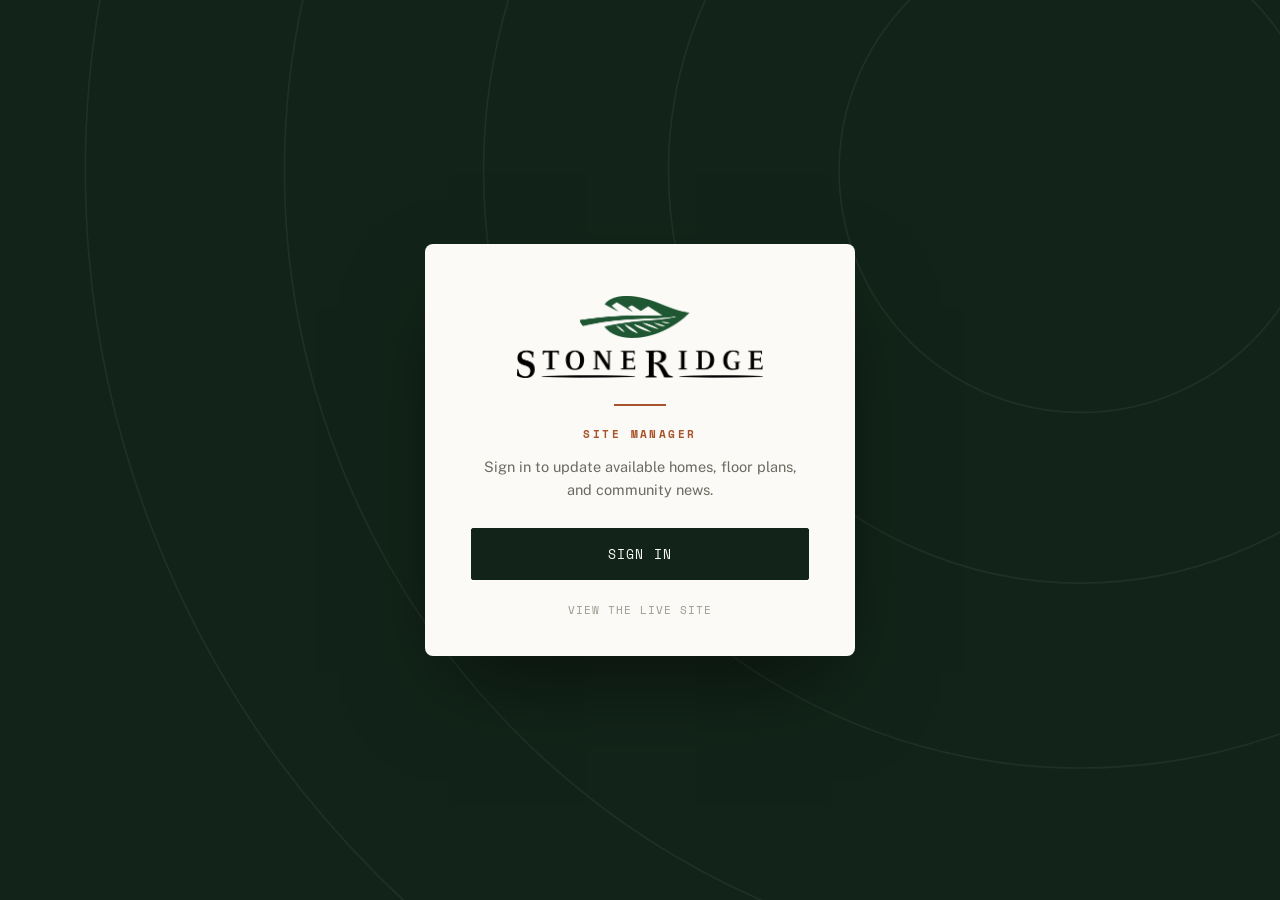
<file: admin/index.html>
<!DOCTYPE html>
<html lang="en">
<head>
<meta charset="UTF-8">
<meta name="viewport" content="width=device-width, initial-scale=1.0">
<meta name="robots" content="noindex, nofollow">
<title>Site Manager | StoneRidge</title>
<link rel="icon" type="image/png" href="logo.png">
<link rel="preconnect" href="https://fonts.googleapis.com">
<link rel="preconnect" href="https://fonts.gstatic.com" crossorigin>
<link href="https://fonts.googleapis.com/css2?family=Big+Shoulders+Display:wght@500;600;700;800&family=Public+Sans:ital,wght@0,400;0,500;0,600;0,700;1,400&family=Space+Mono:wght@400;700&family=Cormorant+Garamond:wght@500;600;700&display=swap" rel="stylesheet">
<link rel="stylesheet" href="styles.css">
<link rel="stylesheet" href="admin.css">
<script src="https://identity.netlify.com/v1/netlify-identity-widget.js"></script>
</head>
<body>

<!-- ============ LOGIN ============ -->
<div id="loginScreen" class="login-screen">
  <div class="login-card">
    <img src="logo-black.png" alt="StoneRidge" class="login-logo">
    <div class="login-rule"></div>
    <div class="login-kicker">Site Manager</div>
    <p class="login-sub">Sign in to update available homes, floor plans, and community news.</p>
    <button id="loginBtn" class="btn btn-solid login-btn">Sign In</button>
    <a href="#" id="backToSiteLogin" class="login-back">View the live site</a>
  </div>
</div>

<!-- ============ DASHBOARD ============ -->
<div id="dashboard" class="dashboard" style="display:none;">

  <header class="admin-header">
    <div class="admin-header-row">
      <div class="admin-brand">
        <img src="logo.png" alt="StoneRidge">
        <span class="admin-brand-divider"></span>
        <span class="admin-brand-label">Site Manager</span>
      </div>
      <div class="admin-header-actions">
        <a href="#" id="backToSiteHeader" target="_blank" rel="noopener" class="header-link">View Live Site &nearr;</a>
        <span class="user-chip"><span id="userInitial" class="user-avatar"></span><span id="userEmail"></span></span>
        <button id="logoutBtn" class="btn btn-ghost btn-sm">Log Out</button>
      </div>
    </div>
    <nav class="admin-tabs">
      <button class="admin-tab active" data-tab="homes">Available Homes<span class="tab-count" id="countHomes">0</span></button>
      <button class="admin-tab" data-tab="plans">Floor Plans<span class="tab-count" id="countPlans">0</span></button>
      <button class="admin-tab" data-tab="posts">News &amp; Updates<span class="tab-count" id="countPosts">0</span></button>
      <button class="admin-tab" data-tab="gallery">Photo Gallery<span class="tab-count" id="countGallery">0</span></button>
      <button class="admin-tab" data-tab="analytics">Analytics</button>
    </nav>
  </header>

  <main class="admin-body">
    <div id="statusBanner" class="status-banner" style="display:none;"></div>

    <!-- HOMES -->
    <section class="admin-panel" data-panel="homes">
      <div class="admin-panel-head">
        <div>
          <div class="panel-eyebrow">Available Now</div>
          <h2 class="panel-title">Homes</h2>
          <p class="panel-help">Add a new listing, update a price, or mark a home as sold. Changes go live on the website immediately.</p>
        </div>
        <button class="btn btn-solid" id="addHomeBtn"><span class="btn-plus">+</span> Add New Home</button>
      </div>
      <div id="homesList" class="admin-grid"><p class="loading-msg">Loading&hellip;</p></div>
    </section>

    <!-- PLANS -->
    <section class="admin-panel" data-panel="plans" style="display:none;">
      <div class="admin-panel-head">
        <div>
          <div class="panel-eyebrow">Western Classic Series</div>
          <h2 class="panel-title">Floor Plans</h2>
          <p class="panel-help">The plans buyers can build. Update square footage, pricing, or descriptions here.</p>
        </div>
        <button class="btn btn-solid" id="addPlanBtn"><span class="btn-plus">+</span> Add New Plan</button>
      </div>
      <div id="plansList" class="admin-grid"><p class="loading-msg">Loading&hellip;</p></div>
    </section>

    <!-- POSTS -->
    <section class="admin-panel" data-panel="posts" style="display:none;">
      <div class="admin-panel-head">
        <div>
          <div class="panel-eyebrow">Community</div>
          <h2 class="panel-title">News &amp; Updates</h2>
          <p class="panel-help">Post construction progress, events, and announcements. Published posts appear on the News page.</p>
        </div>
        <button class="btn btn-solid" id="addPostBtn"><span class="btn-plus">+</span> Write a Post</button>
      </div>
      <div id="postsList" class="admin-grid"><p class="loading-msg">Loading&hellip;</p></div>
    </section>

    <!-- GALLERY -->
    <section class="admin-panel" data-panel="gallery" style="display:none;">
      <div class="admin-panel-head">
        <div>
          <div class="panel-eyebrow">Photos</div>
          <h2 class="panel-title">Photo Gallery</h2>
          <p class="panel-help">Upload photos and pick a category. They appear on the Gallery page right away, and the category controls which filter tab they show under.</p>
        </div>
        <button class="btn btn-solid" id="addGalleryBtn"><span class="btn-plus">+</span> Add Photo</button>
      </div>
      <div id="galleryList" class="admin-grid"><p class="loading-msg">Loading&hellip;</p></div>
    </section>

    <!-- ANALYTICS -->
    <section class="admin-panel" data-panel="analytics" style="display:none;">
      <div class="admin-panel-head">
        <div>
          <div class="panel-eyebrow">Website Traffic</div>
          <h2 class="panel-title">Analytics</h2>
          <p class="panel-help">Visitors, most-viewed pages, and where traffic is coming from. Updates live as people browse the site.</p>
        </div>
        <a href="https://plausible.io/share/stoneridgesite.netlify.app?auth=NKfgzevhA54GHwsfygI8Y" target="_blank" rel="noopener" class="btn btn-line">Open Full Dashboard &nearr;</a>
      </div>
      <div class="analytics-frame">
        <iframe plausible-embed src="https://plausible.io/share/stoneridgesite.netlify.app?auth=NKfgzevhA54GHwsfygI8Y&amp;embed=true&amp;theme=light&amp;background=transparent" scrolling="no" frameborder="0" loading="lazy"></iframe>
      </div>
      <p class="analytics-credit">Stats powered by <a href="https://plausible.io" target="_blank" rel="noopener">Plausible Analytics</a></p>
    </section>
  </main>
</div>

<!-- ============ EDIT MODAL ============ -->
<div id="editModal" class="modal-overlay" style="display:none;">
  <div class="modal-box">
    <div class="modal-head">
      <div>
        <div class="modal-kicker" id="modalKicker">Editing</div>
        <h3 id="modalTitle">Edit</h3>
      </div>
      <button id="modalClose" class="modal-close" aria-label="Close">&times;</button>
    </div>
    <div class="modal-body">
      <div class="modal-form" id="modalForm"></div>
      <div class="modal-preview">
        <div class="preview-label">Live Preview</div>
        <p class="preview-note">This is how it will look on the website.</p>
        <div id="previewStage"></div>
      </div>
    </div>
    <div class="modal-foot">
      <button id="deleteEntryBtn" class="btn btn-danger btn-sm">Delete</button>
      <div class="foot-spacer"></div>
      <button id="cancelEditBtn" class="btn btn-line btn-sm">Cancel</button>
      <button id="saveEntryBtn" class="btn btn-solid">Save &amp; Publish</button>
    </div>
  </div>
</div>

<div id="toast" class="toast"></div>

<script async src="https://plausible.io/js/embed.host.js"></script>
<script src="admin.js"></script>
</body>
</html>
</file>
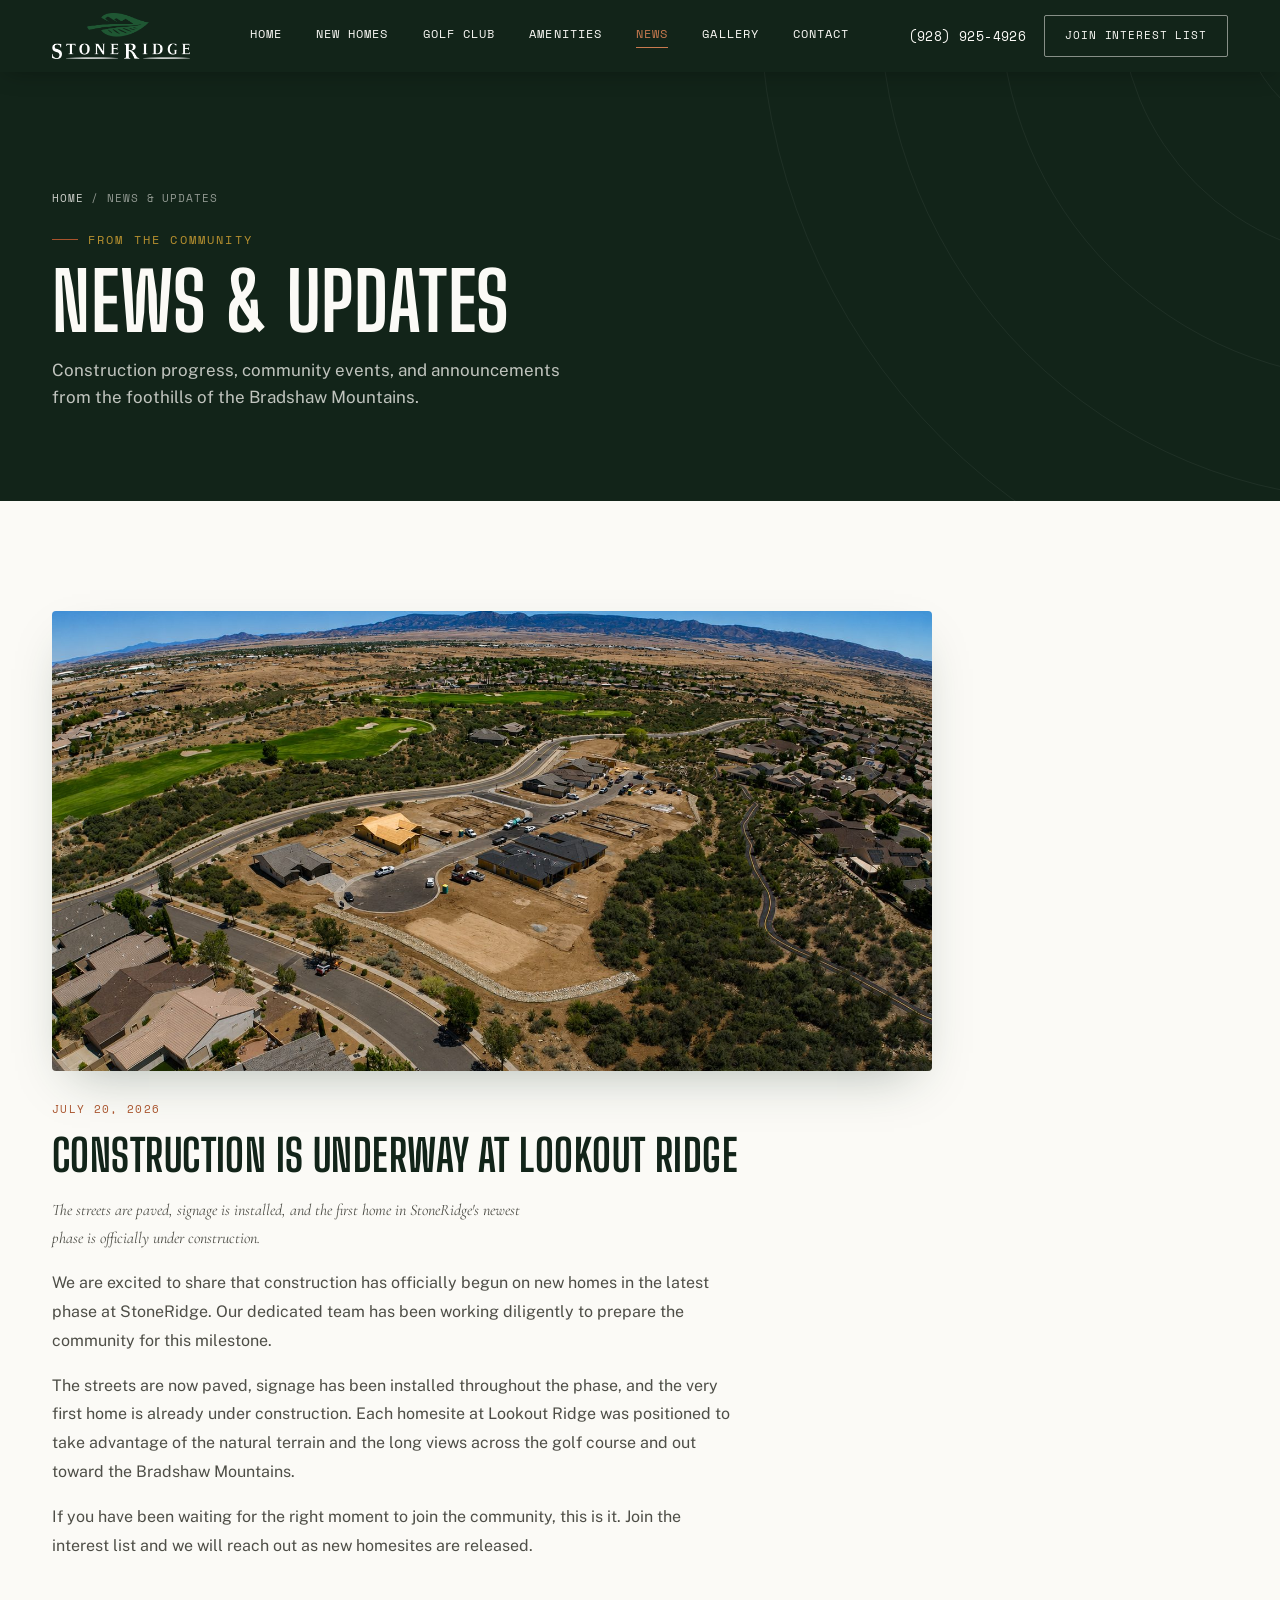
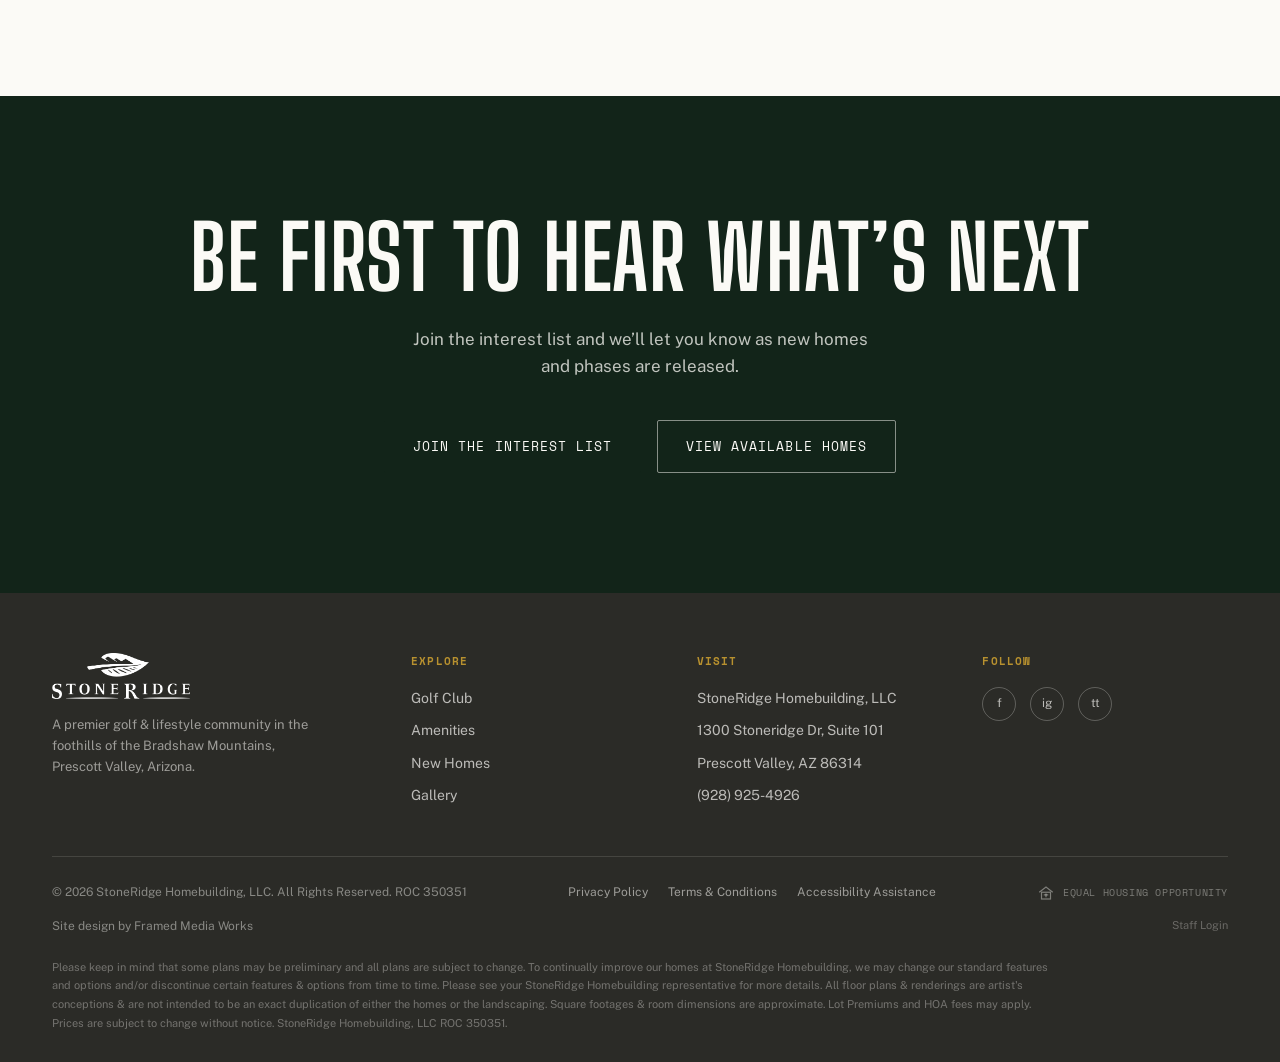
<file: blog.html>
<!DOCTYPE html>
<html lang="en">
<head>
<meta charset="UTF-8">
<meta name="viewport" content="width=device-width, initial-scale=1.0">
<meta name="description" content="Community news and construction updates from StoneRidge, a golf and lifestyle community in Prescott Valley, Arizona.">
<link rel="icon" type="image/png" href="logo.png">
<title>News &amp; Updates | StoneRidge &mdash; Prescott Valley, AZ</title>
<link rel="preconnect" href="https://fonts.googleapis.com">
<link rel="preconnect" href="https://fonts.gstatic.com" crossorigin>
<link href="https://fonts.googleapis.com/css2?family=Big+Shoulders+Display:wght@500;600;700;800&family=Public+Sans:ital,wght@0,400;0,500;0,600;0,700;1,400&family=Space+Mono:wght@400;700&family=Cormorant+Garamond:wght@500;600;700&display=swap" rel="stylesheet">
<link rel="stylesheet" href="styles.css">
<style>
/* ---------- NEWS / UPDATES ---------- */
.news-section{padding:110px 0 120px; background:var(--ivory);}
.news-list{max-width:880px;}
.news-item{
  padding-bottom:56px; margin-bottom:56px; border-bottom:1px solid var(--line);
}
.news-item:last-child{border-bottom:none; margin-bottom:0; padding-bottom:0;}
.news-photo{margin-bottom:30px; border-radius:4px; overflow:hidden; box-shadow:var(--shadow);}
.news-photo img{width:100%; height:auto; display:block;}
.news-item.featured .news-photo img{max-height:460px; object-fit:cover;}
.news-date{
  font-family:'Space Mono',monospace; font-size:11px; letter-spacing:0.12em;
  text-transform:uppercase; color:var(--canyon); margin-bottom:14px;
}
.news-item h2{
  font-size:clamp(28px,3.6vw,44px); line-height:1.02; margin-bottom:18px; color:var(--pine-dark);
}
.news-excerpt{
  font-family:'Cormorant Garamond',serif; font-size:20px; font-style:italic;
  color:var(--granite); margin-bottom:20px; line-height:1.55;
}
.news-item p{font-size:16px; line-height:1.8; color:#4e4e47; margin-bottom:16px; max-width:68ch;}
.news-empty{font-family:'Space Mono',monospace; font-size:14px; color:#8a8a80;}
@media (max-width: 700px){
  .news-section{padding:70px 0 80px;}
  .news-item{padding-bottom:40px; margin-bottom:40px;}
}
</style>
</head>
<body>

<header id="siteHeader" class="solid">
  <div class="wrap">
    <a href="index.html" class="brand">
      <img src="logo.png" alt="StoneRidge logo">
    </a>
    <nav class="primary">
      <a href="index.html">Home</a>
      <a href="golf.html">Golf Club</a>
      <a href="amenities.html">Amenities</a>
      <a href="homes.html">New Homes</a>
      <a href="gallery.html">Gallery</a>
      <a href="contact.html">Contact</a>
    </nav>
    <div class="nav-actions">
      <a href="tel:9289254926" class="nav-phone">(928) 925-4926</a>
      <a href="contact.html" class="btn btn-ghost nav-cta" style="padding:11px 20px; font-size:11px;">Join Interest List</a>
      <button class="menu-toggle" aria-label="Menu"><span></span><span></span><span></span></button>
    </div>
  </div>
</header>

<section class="page-header">
  <div class="wrap">
    <div class="breadcrumb"><a href="index.html">Home</a> / News &amp; Updates</div>
    <div class="eyebrow">From the Community</div>
    <h1>News &amp; Updates</h1>
    <p>Construction progress, community events, and announcements from the foothills of the Bradshaw Mountains.</p>
  </div>
</section>

<section class="news-section">
  <div class="wrap">
    <div id="newsList" class="news-list">
      <p style="font-family:'Space Mono',monospace; font-size:13px; color:#8a8a80;">Loading the latest&hellip;</p>
    </div>
  </div>
</section>

<section class="cta">
  <div class="wrap">
    <h2>Be first to hear what&rsquo;s next</h2>
    <p>Join the interest list and we&rsquo;ll let you know as new homes and phases are released.</p>
    <div class="cta-ctas">
      <a href="contact.html" class="btn btn-solid">Join the Interest List</a>
      <a href="homes.html" class="btn btn-ghost">View Available Homes</a>
    </div>
  </div>
</section>

<footer>
  <div class="wrap">
    <div class="foot-grid">
      <div class="foot-brand">
        <img src="logo.png" alt="StoneRidge logo" style="height:46px; filter:brightness(0) invert(1); margin-bottom:16px;">
        <p>A premier golf &amp; lifestyle community in the foothills of the Bradshaw Mountains, Prescott Valley, Arizona.</p>
      </div>
      <div>
        <h5>Explore</h5>
        <ul>
          <li><a href="golf.html">Golf Club</a></li>
          <li><a href="amenities.html">Amenities</a></li>
          <li><a href="homes.html">New Homes</a></li>
          <li><a href="gallery.html">Gallery</a></li>
        </ul>
      </div>
      <div>
        <h5>Visit</h5>
        <ul>
          <li>StoneRidge Homebuilding, LLC</li>
          <li>1300 Stoneridge Dr, Suite 101</li>
          <li>Prescott Valley, AZ 86314</li>
          <li><a href="tel:9289254926">(928) 925-4926</a></li>
        </ul>
      </div>
      <div>
        <h5>Follow</h5>
        <div class="foot-social">
          <a href="https://www.facebook.com/StoneRidgeCommunityCenter/" aria-label="Facebook">f</a>
          <a href="https://www.instagram.com/stoneridgeaz" aria-label="Instagram">ig</a>
          <a href="https://www.tiktok.com/@stoneridgeaz" aria-label="TikTok">tt</a>
        </div>
      </div>
    </div>
    <div class="foot-bottom">
      <span>&copy; 2026 StoneRidge Homebuilding, LLC. All Rights Reserved. ROC 350351</span>
      <div class="foot-links">
        <a href="https://www.stoneridgeaz.com/privacy-policy">Privacy Policy</a>
        <a href="https://www.stoneridgeaz.com/terms">Terms &amp; Conditions</a>
        <a href="https://www.stoneridgeaz.com/accessibility">Accessibility Assistance</a>
      </div>
      <span class="eq-housing">Equal Housing Opportunity</span>
      <span>Site design by Framed Media Works</span>
      <a href="admin/" style="color:rgba(251,250,246,0.3); font-size:11px;">Staff Login</a>
    </div>
    <p class="foot-legal">Please keep in mind that some plans may be preliminary and all plans are subject to change. To continually improve our homes at StoneRidge Homebuilding, we may change our standard features and options and/or discontinue certain features &amp; options from time to time. Please see your StoneRidge Homebuilding representative for more details. All floor plans &amp; renderings are artist's conceptions &amp; are not intended to be an exact duplication of either the homes or the landscaping. Square footages &amp; room dimensions are approximate. Lot Premiums and HOA fees may apply. Prices are subject to change without notice. StoneRidge Homebuilding, LLC ROC 350351.</p>
  </div>
</footer>

<script src="site.js"></script>
<script src="blog-render.js"></script>
</body>
</html>
</file>
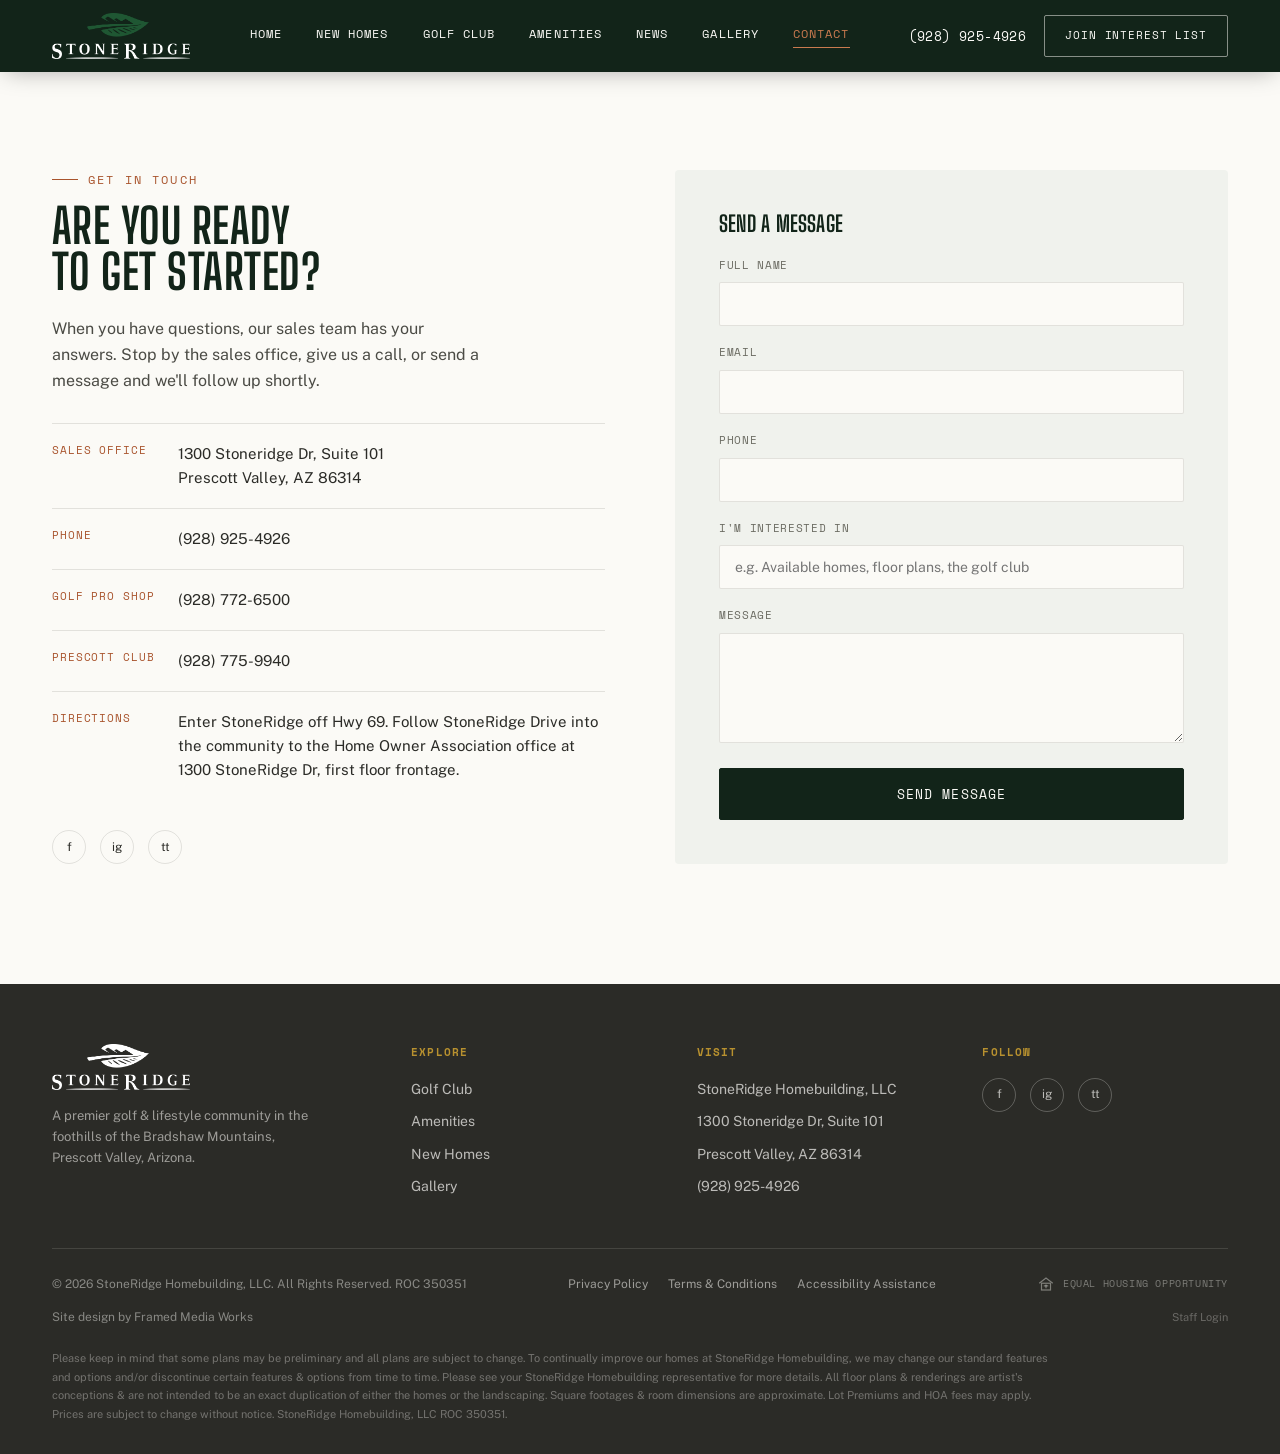
<file: contact.html>
<!DOCTYPE html>
<html lang="en">
<head>
<meta charset="UTF-8">
<meta name="viewport" content="width=device-width, initial-scale=1.0">
<meta name="description" content="Contact the StoneRidge sales team. Visit our sales office at 1300 Stoneridge Dr, Suite 101, Prescott Valley, AZ, or call (928) 925-4926.">
<link rel="icon" type="image/png" href="logo.png">
<title>Contact Us | StoneRidge — Prescott Valley, AZ</title>
<link rel="preconnect" href="https://fonts.googleapis.com">
<link rel="preconnect" href="https://fonts.gstatic.com" crossorigin>
<link href="https://fonts.googleapis.com/css2?family=Big+Shoulders+Display:wght@500;600;700;800&family=Public+Sans:ital,wght@0,400;0,500;0,600;0,700;1,400&family=Space+Mono:wght@400;700&family=Cormorant+Garamond:wght@500;600;700&display=swap" rel="stylesheet">
<link rel="stylesheet" href="styles.css">
</head>
<body>

<header id="siteHeader" class="solid">
  <div class="wrap">
    <a href="index.html" class="brand">
      <img src="logo.png" alt="StoneRidge logo">
    </a>
    <nav class="primary">
      <a href="index.html">Home</a>
      <a href="golf.html">Golf Club</a>
      <a href="amenities.html">Amenities</a>
      <a href="homes.html">New Homes</a>
      <a href="gallery.html">Gallery</a>
      <a href="contact.html" class="active">Contact</a>
    </nav>
    <div class="nav-actions">
      <a href="tel:9289254926" class="nav-phone">(928) 925-4926</a>
      <a href="contact.html" class="btn btn-ghost nav-cta" style="padding:11px 20px; font-size:11px;">Join Interest List</a>
      <button class="menu-toggle" aria-label="Menu"><span></span><span></span><span></span></button>
    </div>
  </div>
</header>

<section class="contact-page">
  <div class="wrap contact-grid">
    <div class="contact-info">
      <div class="eyebrow">Get in Touch</div>
      <h2>Are you ready<br>to get started?</h2>
      <p>When you have questions, our sales team has your answers. Stop by the sales office, give us a call, or send a message and we'll follow up shortly.</p>

      <div class="contact-detail"><span class="k">Sales Office</span><span class="v">1300 Stoneridge Dr, Suite 101<br>Prescott Valley, AZ 86314</span></div>
      <div class="contact-detail"><span class="k">Phone</span><span class="v"><a href="tel:9289254926">(928) 925-4926</a></span></div>
      <div class="contact-detail"><span class="k">Golf Pro Shop</span><span class="v"><a href="tel:9287726500">(928) 772-6500</a></span></div>
      <div class="contact-detail"><span class="k">Prescott Club</span><span class="v"><a href="tel:9287759940">(928) 775-9940</a></span></div>
      <div class="contact-detail"><span class="k">Directions</span><span class="v">Enter StoneRidge off Hwy 69. Follow StoneRidge Drive into the community to the Home Owner Association office at 1300 StoneRidge Dr, first floor frontage.</span></div>

      <div class="foot-social" style="margin-top:30px;">
        <a href="https://www.facebook.com/StoneRidgeCommunityCenter/" aria-label="Facebook" style="border-color:var(--line); color:var(--granite);">f</a>
        <a href="https://www.instagram.com/stoneridgeaz" aria-label="Instagram" style="border-color:var(--line); color:var(--granite);">ig</a>
        <a href="https://www.tiktok.com/@stoneridgeaz" aria-label="TikTok" style="border-color:var(--line); color:var(--granite);">tt</a>
      </div>
    </div>

    <div class="contact-form">
      <h3>Send a Message</h3>
      <form id="contactForm">
        <div class="form-row">
          <label for="name">Full Name</label>
          <input type="text" id="name" name="name" required>
        </div>
        <div class="form-row">
          <label for="email">Email</label>
          <input type="email" id="email" name="email" required>
        </div>
        <div class="form-row">
          <label for="phone">Phone</label>
          <input type="tel" id="phone" name="phone">
        </div>
        <div class="form-row">
          <label for="interest">I'm Interested In</label>
          <input type="text" id="interest" name="interest" placeholder="e.g. Available homes, floor plans, the golf club">
        </div>
        <div class="form-row">
          <label for="message">Message</label>
          <textarea id="message" name="message"></textarea>
        </div>
        <button type="submit" class="btn btn-solid" style="width:100%; justify-content:center;">Send Message</button>
      </form>
    </div>
  </div>
</section>

<footer>
  <div class="wrap">
    <div class="foot-grid">
      <div class="foot-brand">
        <img src="logo.png" alt="StoneRidge logo" style="height:46px; filter:brightness(0) invert(1); margin-bottom:16px;">
        <p>A premier golf &amp; lifestyle community in the foothills of the Bradshaw Mountains, Prescott Valley, Arizona.</p>
      </div>
      <div>
        <h5>Explore</h5>
        <ul>
          <li><a href="golf.html">Golf Club</a></li>
          <li><a href="amenities.html">Amenities</a></li>
          <li><a href="homes.html">New Homes</a></li>
          <li><a href="gallery.html">Gallery</a></li>
        </ul>
      </div>
      <div>
        <h5>Visit</h5>
        <ul>
          <li>StoneRidge Homebuilding, LLC</li>
          <li>1300 Stoneridge Dr, Suite 101</li>
          <li>Prescott Valley, AZ 86314</li>
          <li><a href="tel:9289254926">(928) 925-4926</a></li>
        </ul>
      </div>
      <div>
        <h5>Follow</h5>
        <div class="foot-social">
          <a href="https://www.facebook.com/StoneRidgeCommunityCenter/" aria-label="Facebook">f</a>
          <a href="https://www.instagram.com/stoneridgeaz" aria-label="Instagram">ig</a>
          <a href="https://www.tiktok.com/@stoneridgeaz" aria-label="TikTok">tt</a>
        </div>
      </div>
    </div>
    <div class="foot-bottom">
      <span>&copy; 2026 StoneRidge Homebuilding, LLC. All Rights Reserved. ROC 350351</span>
      <div class="foot-links">
        <a href="https://www.stoneridgeaz.com/privacy-policy">Privacy Policy</a>
        <a href="https://www.stoneridgeaz.com/terms">Terms &amp; Conditions</a>
        <a href="https://www.stoneridgeaz.com/accessibility">Accessibility Assistance</a>
      </div>
      <span class="eq-housing">Equal Housing Opportunity</span>
      <span>Site design by Framed Media Works</span>
      <a href="admin/" style="color:rgba(251,250,246,0.3); font-size:11px;">Staff Login</a>
    </div>
    <p class="foot-legal">Please keep in mind that some plans may be preliminary and all plans are subject to change. To continually improve our homes at StoneRidge Homebuilding, we may change our standard features and options and/or discontinue certain features &amp; options from time to time. Please see your StoneRidge Homebuilding representative for more details. All floor plans &amp; renderings are artist's conceptions &amp; are not intended to be an exact duplication of either the homes or the landscaping. Square footages &amp; room dimensions are approximate. Lot Premiums and HOA fees may apply. Prices are subject to change without notice. StoneRidge Homebuilding, LLC ROC 350351.</p>
  </div>
</footer>

<script src="site.js"></script>
</body>
</html>
</file>
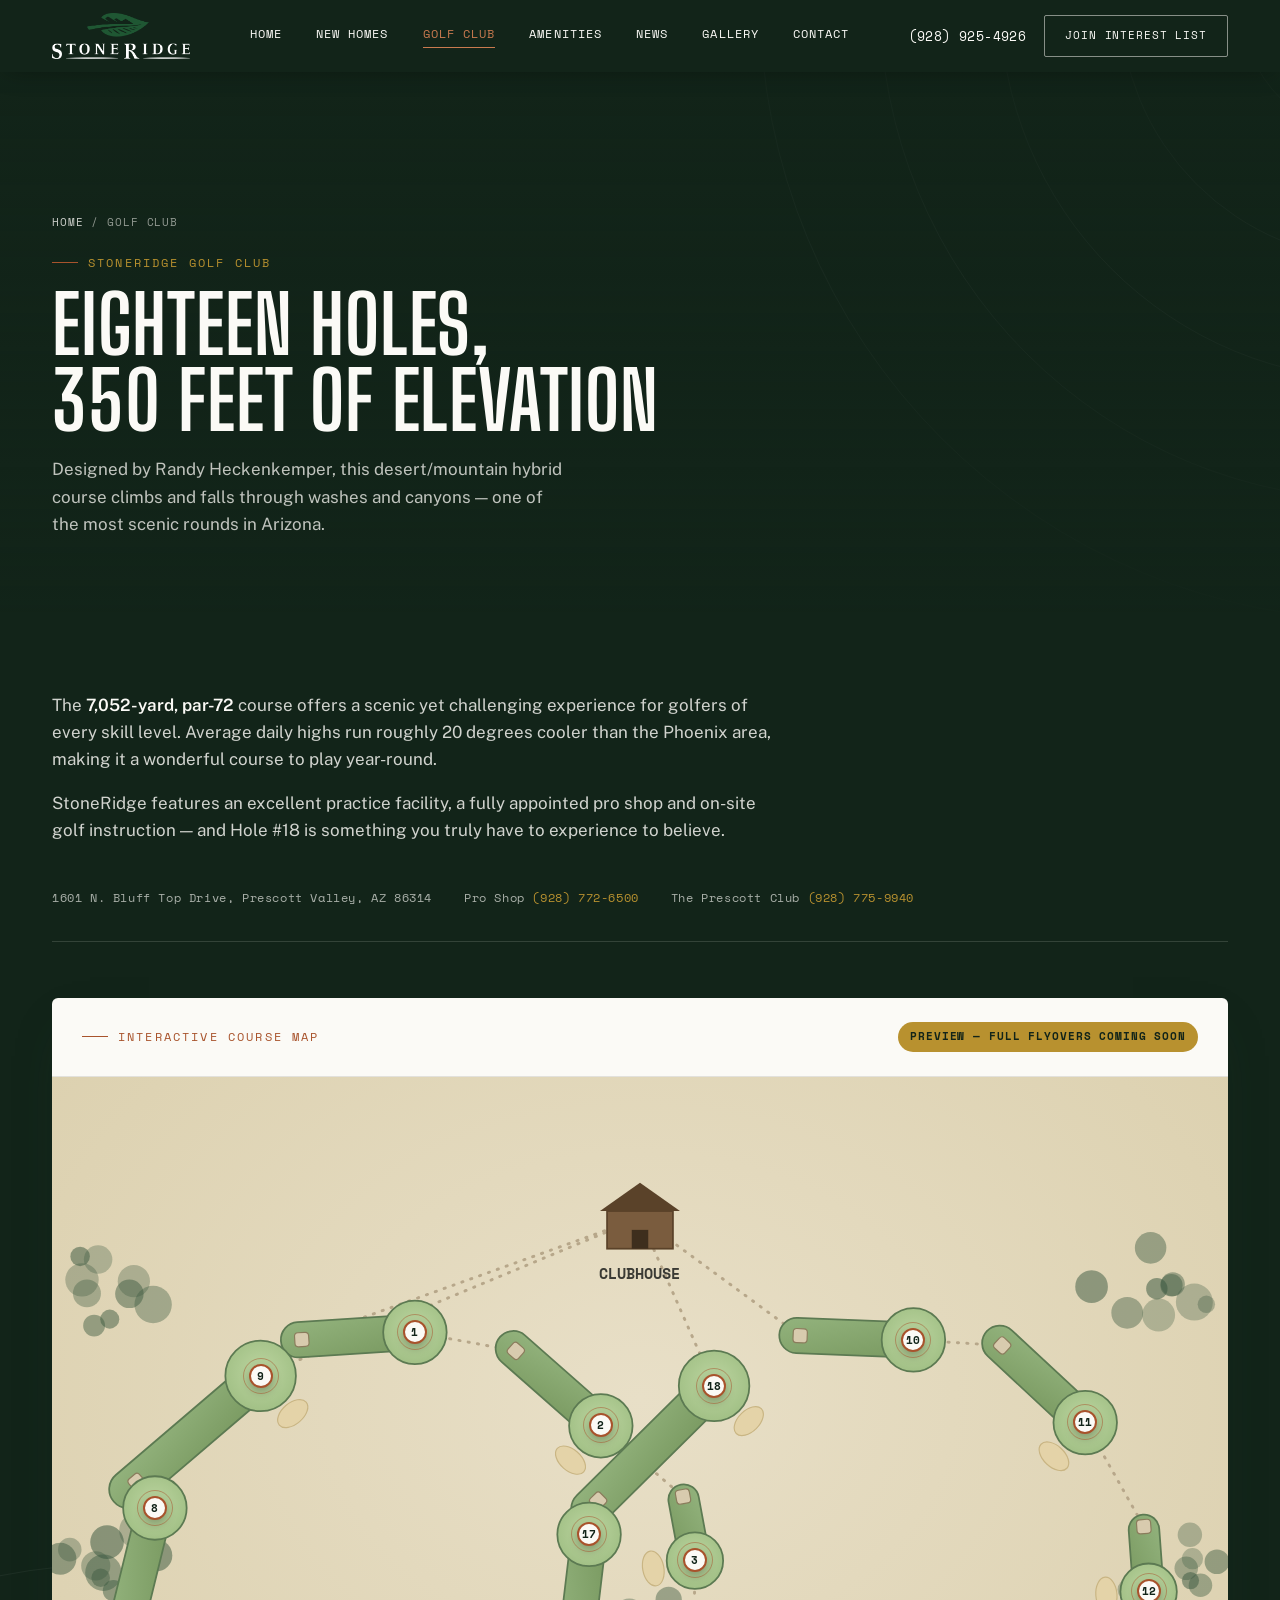
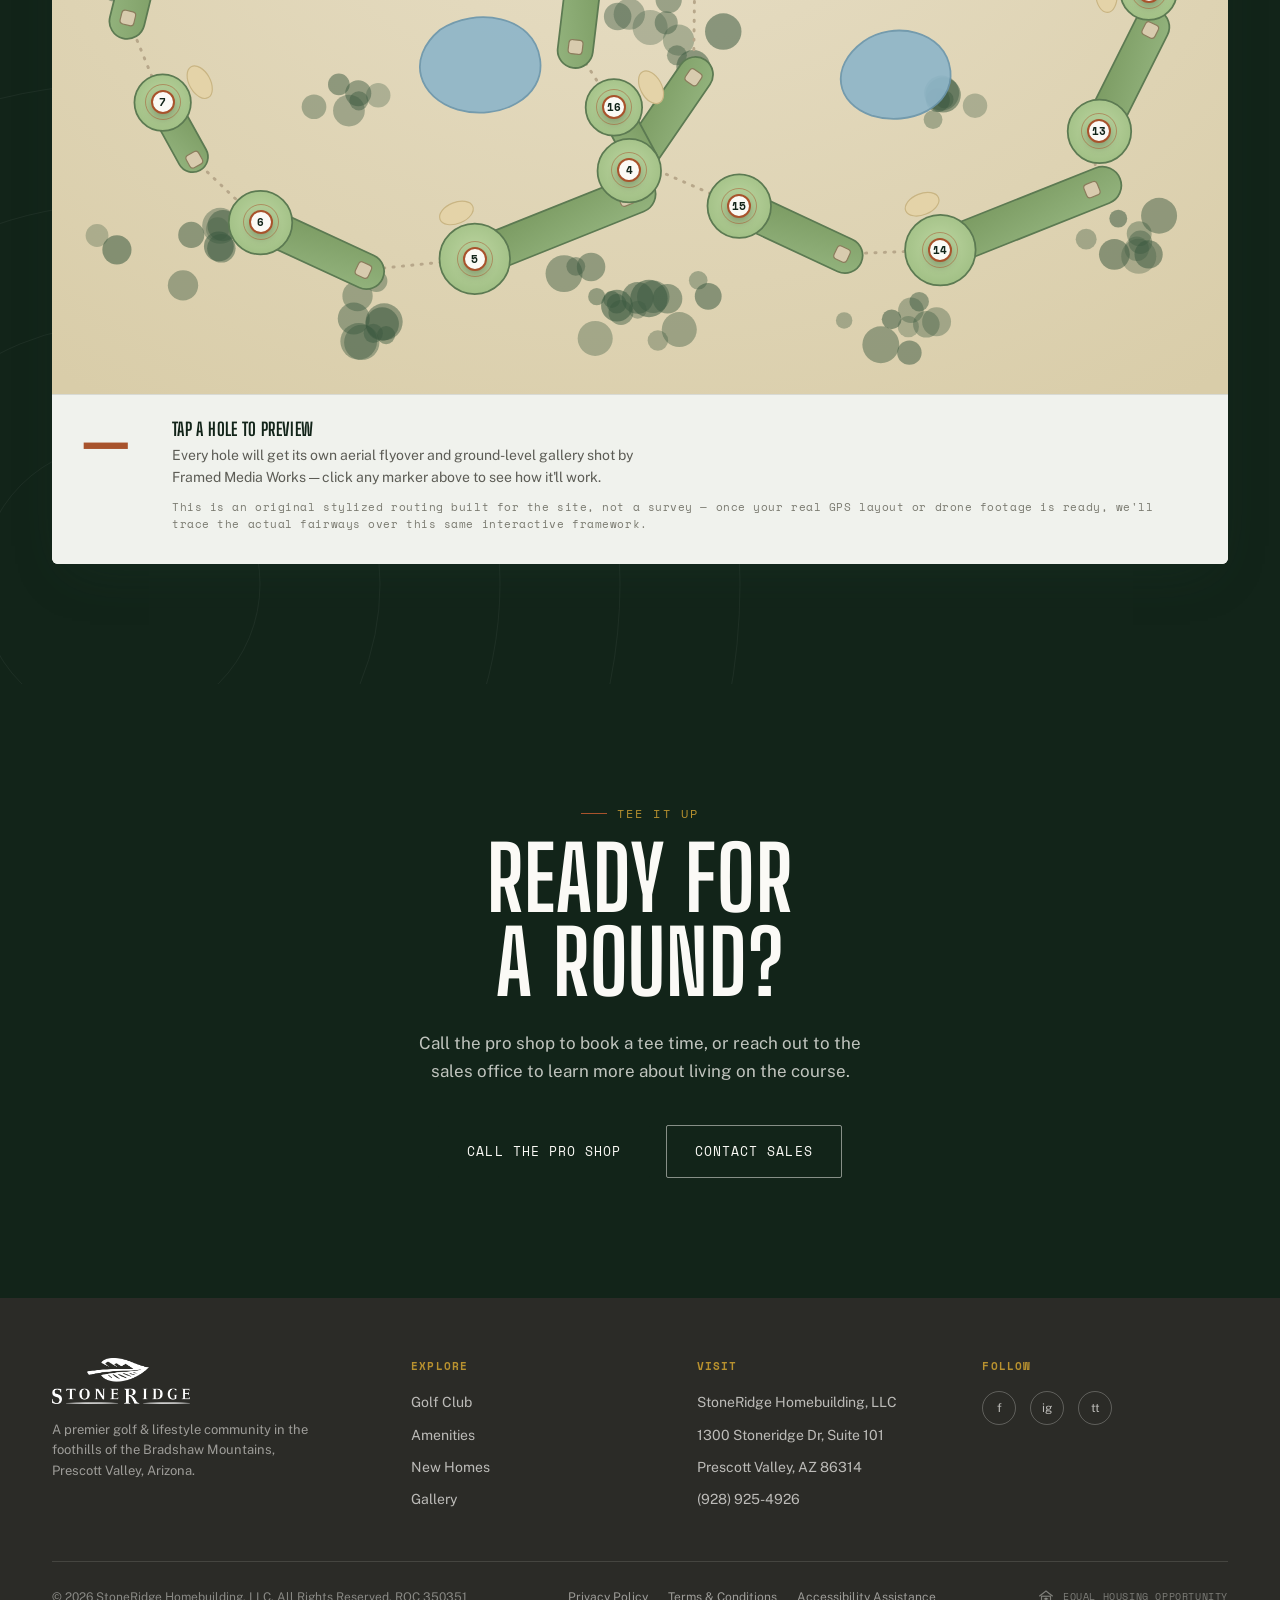
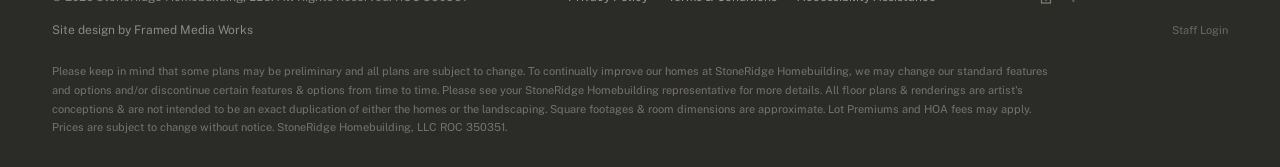
<file: golf.html>
<!DOCTYPE html>
<html lang="en">
<head>
<meta charset="UTF-8">
<meta name="viewport" content="width=device-width, initial-scale=1.0">
<meta name="description" content="StoneRidge Golf Club: an 18-hole, par-72 championship course designed by Randy Heckenkemper, climbing 350 feet through the canyons of Prescott Valley, AZ.">
<link rel="icon" type="image/png" href="logo.png">
<title>StoneRidge Golf Club | 18-Hole Championship Course — Prescott Valley, AZ</title>
<link rel="preconnect" href="https://fonts.googleapis.com">
<link rel="preconnect" href="https://fonts.gstatic.com" crossorigin>
<link href="https://fonts.googleapis.com/css2?family=Big+Shoulders+Display:wght@500;600;700;800&family=Public+Sans:ital,wght@0,400;0,500;0,600;0,700;1,400&family=Space+Mono:wght@400;700&family=Cormorant+Garamond:wght@500;600;700&display=swap" rel="stylesheet">
<link rel="stylesheet" href="styles.css">
</head>
<body>

<header id="siteHeader" class="solid">
  <div class="wrap">
    <a href="index.html" class="brand">
      <img src="logo.png" alt="StoneRidge logo">
    </a>
    <nav class="primary">
      <a href="index.html">Home</a>
      <a href="golf.html" class="active">Golf Club</a>
      <a href="amenities.html">Amenities</a>
      <a href="homes.html">New Homes</a>
      <a href="gallery.html">Gallery</a>
      <a href="contact.html">Contact</a>
    </nav>
    <div class="nav-actions">
      <a href="tel:9289254926" class="nav-phone">(928) 925-4926</a>
      <a href="contact.html" class="btn btn-ghost nav-cta" style="padding:11px 20px; font-size:11px;">Join Interest List</a>
      <button class="menu-toggle" aria-label="Menu"><span></span><span></span><span></span></button>
    </div>
  </div>
</header>

<section class="page-header has-video">
  <div class="page-header-video">
    <iframe src="https://player.vimeo.com/video/1211726151?background=1&amp;badge=0&amp;autopause=0&amp;player_id=0&amp;app_id=58479&amp;autoplay=1&amp;muted=1&amp;loop=1"
      frameborder="0" allow="autoplay; fullscreen; picture-in-picture"
      referrerpolicy="strict-origin-when-cross-origin" title="StoneRidge Golf Club"></iframe>
  </div>
  <div class="page-header-scrim"></div>
  <div class="wrap">
    <div class="breadcrumb"><a href="index.html">Home</a> / Golf Club</div>
    <div class="eyebrow">StoneRidge Golf Club</div>
    <h1>Eighteen holes,<br>350 feet of elevation</h1>
    <p>Designed by Randy Heckenkemper, this desert/mountain hybrid course climbs and falls through washes and canyons &mdash; one of the most scenic rounds in Arizona.</p>
  </div>
</section>

<section class="golf-dark" style="padding-top:80px;">
  <div class="wrap">
    <div class="golf-copy">
      <p>The <b>7,052-yard, par-72</b> course offers a scenic yet challenging experience for golfers of every skill level. Average daily highs run roughly 20 degrees cooler than the Phoenix area, making it a wonderful course to play year-round.</p>
      <p>StoneRidge features an excellent practice facility, a fully appointed pro shop and on-site golf instruction &mdash; and Hole #18 is something you truly have to experience to believe.</p>
    </div>
    <div class="golf-contact-row">
      <span>1601 N. Bluff Top Drive, Prescott Valley, AZ 86314</span>
      <span>Pro Shop <a href="tel:9287726500">(928) 772-6500</a></span>
      <span>The Prescott Club <a href="tel:9287759940">(928) 775-9940</a></span>
    </div>

    <div class="reveal map-card" id="mapCard">
      <div class="map-card-top">
        <div class="eyebrow" style="margin:0;">Interactive Course Map</div>
        <div class="map-badge">Preview &mdash; Full Flyovers Coming Soon</div>
      </div>
      <div class="map-stage" id="mapStage">
        <svg viewBox="0 0 1000 780" xmlns="http://www.w3.org/2000/svg" style="width:100%;height:auto;display:block;">
  <defs>
    <radialGradient id="bgGrad" cx="50%" cy="35%" r="80%">
      <stop offset="0%" stop-color="#E8DFC7"/>
      <stop offset="100%" stop-color="#D9CDA9"/>
    </radialGradient>
    <linearGradient id="fairwayGrad" x1="0%" y1="0%" x2="100%" y2="100%">
      <stop offset="0%" stop-color="#93B37D"/>
      <stop offset="100%" stop-color="#78985F"/>
    </linearGradient>
    <radialGradient id="greenGrad" cx="50%" cy="45%" r="60%">
      <stop offset="0%" stop-color="#BCD5A0"/>
      <stop offset="100%" stop-color="#9FBE83"/>
    </radialGradient>
  </defs>

  <rect x="0" y="0" width="1000" height="780" fill="url(#bgGrad)"/>

  <!-- organic tree / rough massing -->
  <circle cx="39.2" cy="155.2" r="12.1" fill="#3B5940" opacity="0.31"/>
          <circle cx="29.7" cy="184.0" r="11.9" fill="#3B5940" opacity="0.36"/>
          <circle cx="25.5" cy="172.5" r="14.2" fill="#3B5940" opacity="0.32"/>
          <circle cx="65.8" cy="184.4" r="12.1" fill="#3B5940" opacity="0.47"/>
          <circle cx="23.9" cy="152.6" r="8.3" fill="#3B5940" opacity="0.52"/>
          <circle cx="86.0" cy="193.5" r="15.9" fill="#3B5940" opacity="0.38"/>
          <circle cx="69.6" cy="173.6" r="13.7" fill="#3B5940" opacity="0.32"/>
          <circle cx="35.8" cy="211.4" r="9.3" fill="#3B5940" opacity="0.46"/>
          <circle cx="49.1" cy="205.9" r="8.1" fill="#3B5940" opacity="0.49"/>
          <circle cx="72.6" cy="385.8" r="15.5" fill="#3B5940" opacity="0.32"/>
          <circle cx="46.8" cy="395.5" r="14.3" fill="#3B5940" opacity="0.53"/>
          <circle cx="43.7" cy="421.5" r="15.5" fill="#3B5940" opacity="0.45"/>
          <circle cx="88.8" cy="406.9" r="13.5" fill="#3B5940" opacity="0.51"/>
          <circle cx="37.2" cy="415.7" r="12.4" fill="#3B5940" opacity="0.37"/>
          <circle cx="15.1" cy="401.9" r="10.0" fill="#3B5940" opacity="0.34"/>
          <circle cx="7.1" cy="409.7" r="13.6" fill="#3B5940" opacity="0.48"/>
          <circle cx="41.4" cy="425.8" r="7.9" fill="#3B5940" opacity="0.45"/>
          <circle cx="52.3" cy="436.8" r="9.1" fill="#3B5940" opacity="0.48"/>
          <circle cx="38.3" cy="645.0" r="9.7" fill="#3B5940" opacity="0.30"/>
          <circle cx="143.0" cy="636.8" r="15.3" fill="#3B5940" opacity="0.39"/>
          <circle cx="55.2" cy="657.2" r="12.4" fill="#3B5940" opacity="0.55"/>
          <circle cx="140.8" cy="639.4" r="9.9" fill="#3B5940" opacity="0.30"/>
          <circle cx="111.4" cy="687.4" r="12.9" fill="#3B5940" opacity="0.42"/>
          <circle cx="118.4" cy="644.5" r="11.1" fill="#3B5940" opacity="0.50"/>
          <circle cx="144.0" cy="655.9" r="12.1" fill="#3B5940" opacity="0.48"/>
          <circle cx="145.4" cy="636.6" r="13.2" fill="#3B5940" opacity="0.50"/>
          <circle cx="141.9" cy="654.2" r="12.7" fill="#3B5940" opacity="0.53"/>
          <circle cx="263.4" cy="735.9" r="15.0" fill="#3B5940" opacity="0.42"/>
          <circle cx="275.8" cy="683.7" r="9.4" fill="#3B5940" opacity="0.41"/>
          <circle cx="280.8" cy="720.2" r="14.2" fill="#3B5940" opacity="0.51"/>
          <circle cx="273.2" cy="728.2" r="8.2" fill="#3B5940" opacity="0.43"/>
          <circle cx="259.8" cy="696.5" r="12.9" fill="#3B5940" opacity="0.41"/>
          <circle cx="256.6" cy="715.6" r="13.6" fill="#3B5940" opacity="0.45"/>
          <circle cx="260.8" cy="735.0" r="15.6" fill="#3B5940" opacity="0.44"/>
          <circle cx="284.1" cy="729.7" r="7.7" fill="#3B5940" opacity="0.47"/>
          <circle cx="282.4" cy="718.4" r="15.8" fill="#3B5940" opacity="0.48"/>
          <circle cx="463.2" cy="697.0" r="7.3" fill="#3B5940" opacity="0.46"/>
          <circle cx="483.8" cy="710.5" r="10.6" fill="#3B5940" opacity="0.46"/>
          <circle cx="507.6" cy="698.6" r="15.9" fill="#3B5940" opacity="0.55"/>
          <circle cx="480.2" cy="703.0" r="8.4" fill="#3B5940" opacity="0.51"/>
          <circle cx="435.4" cy="677.4" r="15.7" fill="#3B5940" opacity="0.46"/>
          <circle cx="476.0" cy="699.4" r="7.2" fill="#3B5940" opacity="0.50"/>
          <circle cx="458.4" cy="671.7" r="12.1" fill="#3B5940" opacity="0.47"/>
          <circle cx="445.4" cy="671.2" r="8.0" fill="#3B5940" opacity="0.42"/>
          <circle cx="461.9" cy="732.5" r="14.9" fill="#3B5940" opacity="0.36"/>
          <circle cx="532.8" cy="478.8" r="13.3" fill="#3B5940" opacity="0.35"/>
          <circle cx="570.8" cy="471.6" r="15.5" fill="#3B5940" opacity="0.53"/>
          <circle cx="481.0" cy="458.8" r="11.7" fill="#3B5940" opacity="0.43"/>
          <circle cx="490.9" cy="456.8" r="13.3" fill="#3B5940" opacity="0.37"/>
          <circle cx="531.4" cy="491.8" r="8.5" fill="#3B5940" opacity="0.44"/>
          <circle cx="522.3" cy="464.1" r="9.8" fill="#3B5940" opacity="0.45"/>
          <circle cx="508.6" cy="468.1" r="14.9" fill="#3B5940" opacity="0.31"/>
          <circle cx="545.3" cy="501.6" r="14.4" fill="#3B5940" opacity="0.52"/>
          <circle cx="524.4" cy="444.6" r="11.2" fill="#3B5940" opacity="0.44"/>
          <circle cx="914.3" cy="200.5" r="13.5" fill="#3B5940" opacity="0.41"/>
          <circle cx="953.1" cy="176.2" r="10.2" fill="#3B5940" opacity="0.42"/>
          <circle cx="941.0" cy="202.4" r="14.0" fill="#3B5940" opacity="0.30"/>
          <circle cx="981.6" cy="193.3" r="7.4" fill="#3B5940" opacity="0.33"/>
          <circle cx="951.9" cy="177.1" r="9.5" fill="#3B5940" opacity="0.44"/>
          <circle cx="971.4" cy="191.4" r="15.7" fill="#3B5940" opacity="0.31"/>
          <circle cx="934.2" cy="145.3" r="13.4" fill="#3B5940" opacity="0.44"/>
          <circle cx="884.0" cy="178.3" r="13.9" fill="#3B5940" opacity="0.50"/>
          <circle cx="939.5" cy="180.0" r="9.1" fill="#3B5940" opacity="0.53"/>
          <circle cx="964.5" cy="417.8" r="10.0" fill="#3B5940" opacity="0.38"/>
          <circle cx="976.6" cy="432.2" r="10.0" fill="#3B5940" opacity="0.41"/>
          <circle cx="969.8" cy="409.6" r="9.0" fill="#3B5940" opacity="0.31"/>
          <circle cx="1014.0" cy="410.0" r="10.3" fill="#3B5940" opacity="0.37"/>
          <circle cx="990.6" cy="412.2" r="10.5" fill="#3B5940" opacity="0.46"/>
          <circle cx="968.1" cy="428.2" r="7.3" fill="#3B5940" opacity="0.51"/>
          <circle cx="967.6" cy="389.3" r="10.4" fill="#3B5940" opacity="0.33"/>
          <circle cx="915.0" cy="436.0" r="8.9" fill="#3B5940" opacity="0.33"/>
          <circle cx="1022.5" cy="412.5" r="8.3" fill="#3B5940" opacity="0.47"/>
          <circle cx="932.5" cy="661.1" r="12.0" fill="#3B5940" opacity="0.52"/>
          <circle cx="879.4" cy="648.1" r="8.9" fill="#3B5940" opacity="0.36"/>
          <circle cx="924.1" cy="662.7" r="14.9" fill="#3B5940" opacity="0.32"/>
          <circle cx="922.4" cy="656.3" r="10.4" fill="#3B5940" opacity="0.33"/>
          <circle cx="925.5" cy="650.7" r="10.0" fill="#3B5940" opacity="0.40"/>
          <circle cx="924.5" cy="643.4" r="10.6" fill="#3B5940" opacity="0.39"/>
          <circle cx="941.4" cy="628.2" r="15.3" fill="#3B5940" opacity="0.48"/>
          <circle cx="906.7" cy="630.6" r="7.6" fill="#3B5940" opacity="0.53"/>
          <circle cx="903.4" cy="661.0" r="13.1" fill="#3B5940" opacity="0.52"/>
          <circle cx="704.8" cy="737.9" r="15.7" fill="#3B5940" opacity="0.46"/>
          <circle cx="673.6" cy="717.2" r="7.0" fill="#3B5940" opacity="0.36"/>
          <circle cx="729.1" cy="744.6" r="10.4" fill="#3B5940" opacity="0.51"/>
          <circle cx="730.4" cy="708.6" r="10.9" fill="#3B5940" opacity="0.36"/>
          <circle cx="743.5" cy="720.5" r="11.3" fill="#3B5940" opacity="0.38"/>
          <circle cx="728.2" cy="722.5" r="9.0" fill="#3B5940" opacity="0.32"/>
          <circle cx="714.0" cy="716.3" r="8.4" fill="#3B5940" opacity="0.54"/>
          <circle cx="752.2" cy="718.4" r="12.3" fill="#3B5940" opacity="0.36"/>
          <circle cx="737.4" cy="701.3" r="8.3" fill="#3B5940" opacity="0.48"/>
          <circle cx="533.4" cy="725.0" r="14.9" fill="#3B5940" opacity="0.40"/>
          <circle cx="498.0" cy="708.1" r="7.7" fill="#3B5940" opacity="0.35"/>
          <circle cx="515.2" cy="734.2" r="8.7" fill="#3B5940" opacity="0.35"/>
          <circle cx="549.5" cy="683.1" r="7.9" fill="#3B5940" opacity="0.38"/>
          <circle cx="523.4" cy="698.8" r="12.6" fill="#3B5940" opacity="0.47"/>
          <circle cx="498.0" cy="698.1" r="13.5" fill="#3B5940" opacity="0.50"/>
          <circle cx="480.4" cy="704.7" r="13.5" fill="#3B5940" opacity="0.55"/>
          <circle cx="511.3" cy="697.0" r="13.8" fill="#3B5940" opacity="0.42"/>
          <circle cx="558.0" cy="696.7" r="11.4" fill="#3B5940" opacity="0.53"/>
          <circle cx="243.9" cy="516.5" r="9.2" fill="#3B5940" opacity="0.50"/>
          <circle cx="252.5" cy="538.7" r="13.5" fill="#3B5940" opacity="0.39"/>
          <circle cx="277.4" cy="525.8" r="10.4" fill="#3B5940" opacity="0.31"/>
          <circle cx="260.4" cy="524.0" r="11.1" fill="#3B5940" opacity="0.47"/>
          <circle cx="222.8" cy="535.5" r="10.5" fill="#3B5940" opacity="0.39"/>
          <circle cx="260.9" cy="530.5" r="8.1" fill="#3B5940" opacity="0.44"/>
          <circle cx="753.3" cy="529.8" r="10.2" fill="#3B5940" opacity="0.50"/>
          <circle cx="757.8" cy="525.5" r="15.0" fill="#3B5940" opacity="0.52"/>
          <circle cx="784.9" cy="534.6" r="10.4" fill="#3B5940" opacity="0.32"/>
          <circle cx="749.2" cy="546.4" r="8.0" fill="#3B5940" opacity="0.38"/>
          <circle cx="756.5" cy="523.9" r="14.9" fill="#3B5940" opacity="0.44"/>
          <circle cx="759.0" cy="529.2" r="7.6" fill="#3B5940" opacity="0.45"/>

  <!-- cart path -->
  <path d="M 500.0 120.0 L 212.4 223.3 L 308.6 217.1 L 394.4 232.9 L 466.7 296.6 L 536.6 356.8 L 546.7 411.3 L 545.5 510.5 L 490.9 589.9 L 488.3 613.3 L 359.5 664.8 L 264.8 674.4 L 177.3 634.0 L 121.0 580.5 L 94.1 532.0 L 64.5 460.0 L 87.5 366.5 L 71.9 344.3 L 177.4 254.2 L 500.0 120.0 L 636.2 220.0 L 732.5 223.6 L 808.0 228.3 L 878.6 293.9 L 928.4 382.3 L 932.5 437.7 L 933.9 470.3 L 890.7 556.4 L 884.3 606.0 L 755.4 657.4 L 671.8 660.8 L 584.4 620.0 L 504.1 584.9 L 477.8 536.1 L 445.2 484.7 L 456.7 389.0 L 464.4 360.3 L 563.0 262.7 L 500.0 120.0 " fill="none" stroke="#B7A78A" stroke-width="2.5" stroke-dasharray="1 7" stroke-linecap="round"/>

  <!-- water hazards -->
  <path d="M 330 470 C 360 450, 410 458, 415 495 C 420 528, 380 548, 345 538 C 312 528, 300 495, 330 470 Z" fill="#8FB6C9" stroke="#6B96AC" stroke-width="1.5" opacity="0.92"/>
          <path d="M 690 480 C 715 462, 760 470, 764 505 C 767 535, 730 553, 697 543 C 667 533, 660 502, 690 480 Z" fill="#8FB6C9" stroke="#6B96AC" stroke-width="1.5" opacity="0.92"/>

  <!-- fairways -->
  <rect x="194.5" y="205.2" width="132" height="30" rx="15" transform="rotate(-3.7 260.5 220.2)" fill="url(#fairwayGrad)" stroke="#5C7A52" stroke-width="1.5"/>
          <rect x="364.5" y="249.7" width="132" height="30" rx="15" transform="rotate(41.4 430.5 264.7)" fill="url(#fairwayGrad)" stroke="#5C7A52" stroke-width="1.5"/>
          <rect x="503.7" y="371.0" width="76" height="26" rx="13" transform="rotate(79.5 541.7 384.0)" fill="url(#fairwayGrad)" stroke="#5C7A52" stroke-width="1.5"/>
          <rect x="452.2" y="535.2" width="132" height="30" rx="15" transform="rotate(124.5 518.2 550.2)" fill="url(#fairwayGrad)" stroke="#5C7A52" stroke-width="1.5"/>
          <rect x="328.9" y="623.1" width="190" height="32" rx="16" transform="rotate(158.2 423.9 639.1)" fill="url(#fairwayGrad)" stroke="#5C7A52" stroke-width="1.5"/>
          <rect x="155.1" y="639.2" width="132" height="30" rx="15" transform="rotate(204.8 221.1 654.2)" fill="url(#fairwayGrad)" stroke="#5C7A52" stroke-width="1.5"/>
          <rect x="69.5" y="543.3" width="76" height="26" rx="13" transform="rotate(241.0 107.5 556.3)" fill="url(#fairwayGrad)" stroke="#5C7A52" stroke-width="1.5"/>
          <rect x="10.0" y="398.3" width="132" height="30" rx="15" transform="rotate(283.8 76.0 413.3)" fill="url(#fairwayGrad)" stroke="#5C7A52" stroke-width="1.5"/>
          <rect x="29.7" y="283.3" width="190" height="32" rx="16" transform="rotate(319.5 124.7 299.3)" fill="url(#fairwayGrad)" stroke="#5C7A52" stroke-width="1.5"/>
          <rect x="618.4" y="206.8" width="132" height="30" rx="15" transform="rotate(2.2 684.4 221.8)" fill="url(#fairwayGrad)" stroke="#5C7A52" stroke-width="1.5"/>
          <rect x="777.3" y="246.1" width="132" height="30" rx="15" transform="rotate(42.9 843.3 261.1)" fill="url(#fairwayGrad)" stroke="#5C7A52" stroke-width="1.5"/>
          <rect x="892.4" y="397.0" width="76" height="26" rx="13" transform="rotate(85.8 930.4 410.0)" fill="url(#fairwayGrad)" stroke="#5C7A52" stroke-width="1.5"/>
          <rect x="846.3" y="498.3" width="132" height="30" rx="15" transform="rotate(116.6 912.3 513.3)" fill="url(#fairwayGrad)" stroke="#5C7A52" stroke-width="1.5"/>
          <rect x="724.9" y="615.7" width="190" height="32" rx="16" transform="rotate(158.3 819.9 631.7)" fill="url(#fairwayGrad)" stroke="#5C7A52" stroke-width="1.5"/>
          <rect x="562.1" y="625.4" width="132" height="30" rx="15" transform="rotate(205.0 628.1 640.4)" fill="url(#fairwayGrad)" stroke="#5C7A52" stroke-width="1.5"/>
          <rect x="452.9" y="547.5" width="76" height="26" rx="13" transform="rotate(241.7 490.9 560.5)" fill="url(#fairwayGrad)" stroke="#5C7A52" stroke-width="1.5"/>
          <rect x="385.0" y="421.9" width="132" height="30" rx="15" transform="rotate(276.8 451.0 436.9)" fill="url(#fairwayGrad)" stroke="#5C7A52" stroke-width="1.5"/>
          <rect x="418.7" y="295.5" width="190" height="32" rx="16" transform="rotate(315.3 513.7 311.5)" fill="url(#fairwayGrad)" stroke="#5C7A52" stroke-width="1.5"/>

  <!-- bunkers -->
  <ellipse cx="440.9" cy="325.8" rx="15" ry="9" transform="rotate(41.4 440.9 325.8)" fill="#E4D3A8" stroke="#C9B583" stroke-width="1"/>
          <ellipse cx="511.3" cy="417.9" rx="15" ry="9" transform="rotate(79.5 511.3 417.9)" fill="#E4D3A8" stroke="#C9B583" stroke-width="1"/>
          <ellipse cx="343.9" cy="625.8" rx="15" ry="9" transform="rotate(158.2 343.9 625.8)" fill="#E4D3A8" stroke="#C9B583" stroke-width="1"/>
          <ellipse cx="125.6" cy="514.6" rx="15" ry="9" transform="rotate(241.0 125.6 514.6)" fill="#E4D3A8" stroke="#C9B583" stroke-width="1"/>
          <ellipse cx="204.7" cy="286.2" rx="15" ry="9" transform="rotate(319.5 204.7 286.2)" fill="#E4D3A8" stroke="#C9B583" stroke-width="1"/>
          <ellipse cx="852.0" cy="322.5" rx="15" ry="9" transform="rotate(42.9 852.0 322.5)" fill="#E4D3A8" stroke="#C9B583" stroke-width="1"/>
          <ellipse cx="896.6" cy="440.3" rx="15" ry="9" transform="rotate(85.8 896.6 440.3)" fill="#E4D3A8" stroke="#C9B583" stroke-width="1"/>
          <ellipse cx="739.9" cy="618.4" rx="15" ry="9" transform="rotate(158.3 739.9 618.4)" fill="#E4D3A8" stroke="#C9B583" stroke-width="1"/>
          <ellipse cx="509.4" cy="519.0" rx="15" ry="9" transform="rotate(241.7 509.4 519.0)" fill="#E4D3A8" stroke="#C9B583" stroke-width="1"/>
          <ellipse cx="592.5" cy="292.6" rx="15" ry="9" transform="rotate(315.3 592.5 292.6)" fill="#E4D3A8" stroke="#C9B583" stroke-width="1"/>

  <!-- tees -->
  <rect x="206.4" y="217.3" width="12" height="12" rx="3" transform="rotate(-3.7 212.4 223.3)" fill="#D8CBAE" stroke="#8a7c5c" stroke-width="1"/>
          <rect x="388.4" y="226.9" width="12" height="12" rx="3" transform="rotate(41.4 394.4 232.9)" fill="#D8CBAE" stroke="#8a7c5c" stroke-width="1"/>
          <rect x="530.6" y="350.8" width="12" height="12" rx="3" transform="rotate(79.5 536.6 356.8)" fill="#D8CBAE" stroke="#8a7c5c" stroke-width="1"/>
          <rect x="539.5" y="504.5" width="12" height="12" rx="3" transform="rotate(124.5 545.5 510.5)" fill="#D8CBAE" stroke="#8a7c5c" stroke-width="1"/>
          <rect x="482.3" y="607.3" width="12" height="12" rx="3" transform="rotate(158.2 488.3 613.3)" fill="#D8CBAE" stroke="#8a7c5c" stroke-width="1"/>
          <rect x="258.8" y="668.4" width="12" height="12" rx="3" transform="rotate(204.8 264.8 674.4)" fill="#D8CBAE" stroke="#8a7c5c" stroke-width="1"/>
          <rect x="115.0" y="574.5" width="12" height="12" rx="3" transform="rotate(241.0 121.0 580.5)" fill="#D8CBAE" stroke="#8a7c5c" stroke-width="1"/>
          <rect x="58.5" y="454.0" width="12" height="12" rx="3" transform="rotate(283.8 64.5 460.0)" fill="#D8CBAE" stroke="#8a7c5c" stroke-width="1"/>
          <rect x="65.9" y="338.3" width="12" height="12" rx="3" transform="rotate(319.5 71.9 344.3)" fill="#D8CBAE" stroke="#8a7c5c" stroke-width="1"/>
          <rect x="630.2" y="214.0" width="12" height="12" rx="3" transform="rotate(2.2 636.2 220.0)" fill="#D8CBAE" stroke="#8a7c5c" stroke-width="1"/>
          <rect x="802.0" y="222.3" width="12" height="12" rx="3" transform="rotate(42.9 808.0 228.3)" fill="#D8CBAE" stroke="#8a7c5c" stroke-width="1"/>
          <rect x="922.4" y="376.3" width="12" height="12" rx="3" transform="rotate(85.8 928.4 382.3)" fill="#D8CBAE" stroke="#8a7c5c" stroke-width="1"/>
          <rect x="927.9" y="464.3" width="12" height="12" rx="3" transform="rotate(116.6 933.9 470.3)" fill="#D8CBAE" stroke="#8a7c5c" stroke-width="1"/>
          <rect x="878.3" y="600.0" width="12" height="12" rx="3" transform="rotate(158.3 884.3 606.0)" fill="#D8CBAE" stroke="#8a7c5c" stroke-width="1"/>
          <rect x="665.8" y="654.8" width="12" height="12" rx="3" transform="rotate(205.0 671.8 660.8)" fill="#D8CBAE" stroke="#8a7c5c" stroke-width="1"/>
          <rect x="498.1" y="578.9" width="12" height="12" rx="3" transform="rotate(241.7 504.1 584.9)" fill="#D8CBAE" stroke="#8a7c5c" stroke-width="1"/>
          <rect x="439.2" y="478.7" width="12" height="12" rx="3" transform="rotate(276.8 445.2 484.7)" fill="#D8CBAE" stroke="#8a7c5c" stroke-width="1"/>
          <rect x="458.4" y="354.3" width="12" height="12" rx="3" transform="rotate(315.3 464.4 360.3)" fill="#D8CBAE" stroke="#8a7c5c" stroke-width="1"/>

  <!-- greens -->
  <circle cx="308.6" cy="217.1" r="27" fill="url(#greenGrad)" stroke="#5C7A52" stroke-width="1.5"/>
          <circle cx="466.7" cy="296.6" r="27" fill="url(#greenGrad)" stroke="#5C7A52" stroke-width="1.5"/>
          <circle cx="546.7" cy="411.3" r="24" fill="url(#greenGrad)" stroke="#5C7A52" stroke-width="1.5"/>
          <circle cx="490.9" cy="589.9" r="27" fill="url(#greenGrad)" stroke="#5C7A52" stroke-width="1.5"/>
          <circle cx="359.5" cy="664.8" r="30" fill="url(#greenGrad)" stroke="#5C7A52" stroke-width="1.5"/>
          <circle cx="177.3" cy="634.0" r="27" fill="url(#greenGrad)" stroke="#5C7A52" stroke-width="1.5"/>
          <circle cx="94.1" cy="532.0" r="24" fill="url(#greenGrad)" stroke="#5C7A52" stroke-width="1.5"/>
          <circle cx="87.5" cy="366.5" r="27" fill="url(#greenGrad)" stroke="#5C7A52" stroke-width="1.5"/>
          <circle cx="177.4" cy="254.2" r="30" fill="url(#greenGrad)" stroke="#5C7A52" stroke-width="1.5"/>
          <circle cx="732.5" cy="223.6" r="27" fill="url(#greenGrad)" stroke="#5C7A52" stroke-width="1.5"/>
          <circle cx="878.6" cy="293.9" r="27" fill="url(#greenGrad)" stroke="#5C7A52" stroke-width="1.5"/>
          <circle cx="932.5" cy="437.7" r="24" fill="url(#greenGrad)" stroke="#5C7A52" stroke-width="1.5"/>
          <circle cx="890.7" cy="556.4" r="27" fill="url(#greenGrad)" stroke="#5C7A52" stroke-width="1.5"/>
          <circle cx="755.4" cy="657.4" r="30" fill="url(#greenGrad)" stroke="#5C7A52" stroke-width="1.5"/>
          <circle cx="584.4" cy="620.0" r="27" fill="url(#greenGrad)" stroke="#5C7A52" stroke-width="1.5"/>
          <circle cx="477.8" cy="536.1" r="24" fill="url(#greenGrad)" stroke="#5C7A52" stroke-width="1.5"/>
          <circle cx="456.7" cy="389.0" r="27" fill="url(#greenGrad)" stroke="#5C7A52" stroke-width="1.5"/>
          <circle cx="563.0" cy="262.7" r="30" fill="url(#greenGrad)" stroke="#5C7A52" stroke-width="1.5"/>

  <!-- clubhouse -->
  <g transform="translate(500,120)">
    <rect x="-28" y="-6" width="56" height="32" fill="#7A5C3E" stroke="#5A4229" stroke-width="1.5"/>
    <polygon points="-34,-6 0,-30 34,-6" fill="#5A4229"/>
    <rect x="-7" y="10" width="14" height="16" fill="#3E2E1D"/>
  </g>
  <text x="500" y="172" text-anchor="middle" font-family="Space Mono, monospace" font-size="13" fill="#3a3a34" font-weight="700">CLUBHOUSE</text>
</svg>
        <!-- hole dots injected via JS, guaranteed to align with the SVG above -->
      </div>
      <div class="hole-panel" id="holePanel">
        <div class="hole-num" id="holeNum">&mdash;</div>
        <div class="hole-info">
          <h4 id="holeTitle">Tap a hole to preview</h4>
          <p id="holeDesc">Every hole will get its own aerial flyover and ground-level gallery shot by Framed Media Works &mdash; click any marker above to see how it'll work.</p>
          <span class="map-hint">This is an original stylized routing built for the site, not a survey &mdash; once your real GPS layout or drone footage is ready, we'll trace the actual fairways over this same interactive framework.</span>
        </div>
      </div>
    </div>
  </div>
</section>

<section class="cta">
  <div class="wrap">
    <div class="eyebrow" style="justify-content:center; color:var(--gold);">Tee It Up</div>
    <h2>Ready for<br>a round?</h2>
    <p>Call the pro shop to book a tee time, or reach out to the sales office to learn more about living on the course.</p>
    <div class="cta-ctas">
      <a href="tel:9287726500" class="btn btn-solid">Call the Pro Shop</a>
      <a href="contact.html" class="btn btn-ghost">Contact Sales</a>
    </div>
  </div>
</section>

<footer>
  <div class="wrap">
    <div class="foot-grid">
      <div class="foot-brand">
        <img src="logo.png" alt="StoneRidge logo" style="height:46px; filter:brightness(0) invert(1); margin-bottom:16px;">
        <p>A premier golf &amp; lifestyle community in the foothills of the Bradshaw Mountains, Prescott Valley, Arizona.</p>
      </div>
      <div>
        <h5>Explore</h5>
        <ul>
          <li><a href="golf.html">Golf Club</a></li>
          <li><a href="amenities.html">Amenities</a></li>
          <li><a href="homes.html">New Homes</a></li>
          <li><a href="gallery.html">Gallery</a></li>
        </ul>
      </div>
      <div>
        <h5>Visit</h5>
        <ul>
          <li>StoneRidge Homebuilding, LLC</li>
          <li>1300 Stoneridge Dr, Suite 101</li>
          <li>Prescott Valley, AZ 86314</li>
          <li><a href="tel:9289254926">(928) 925-4926</a></li>
        </ul>
      </div>
      <div>
        <h5>Follow</h5>
        <div class="foot-social">
          <a href="https://www.facebook.com/StoneRidgeCommunityCenter/" aria-label="Facebook">f</a>
          <a href="https://www.instagram.com/stoneridgeaz" aria-label="Instagram">ig</a>
          <a href="https://www.tiktok.com/@stoneridgeaz" aria-label="TikTok">tt</a>
        </div>
      </div>
    </div>
    <div class="foot-bottom">
      <span>&copy; 2026 StoneRidge Homebuilding, LLC. All Rights Reserved. ROC 350351</span>
      <div class="foot-links">
        <a href="https://www.stoneridgeaz.com/privacy-policy">Privacy Policy</a>
        <a href="https://www.stoneridgeaz.com/terms">Terms &amp; Conditions</a>
        <a href="https://www.stoneridgeaz.com/accessibility">Accessibility Assistance</a>
      </div>
      <span class="eq-housing">Equal Housing Opportunity</span>
      <span>Site design by Framed Media Works</span>
      <a href="admin/" style="color:rgba(251,250,246,0.3); font-size:11px;">Staff Login</a>
    </div>
    <p class="foot-legal">Please keep in mind that some plans may be preliminary and all plans are subject to change. To continually improve our homes at StoneRidge Homebuilding, we may change our standard features and options and/or discontinue certain features &amp; options from time to time. Please see your StoneRidge Homebuilding representative for more details. All floor plans &amp; renderings are artist's conceptions &amp; are not intended to be an exact duplication of either the homes or the landscaping. Square footages &amp; room dimensions are approximate. Lot Premiums and HOA fees may apply. Prices are subject to change without notice. StoneRidge Homebuilding, LLC ROC 350351.</p>
  </div>
</footer>

<script src="site.js"></script>
</body>
</html>
</file>
<file: admin/styles.css>
:root{
  --pine:#1E3A2B;
  --pine-dark:#122419;
  --canyon:#A8532C;
  --canyon-light:#C97A4F;
  --stone:#F0F2ED;
  --stone-deep:#E4E7DD;
  --granite:#2B2B27;
  --gold:#B8912F;
  --ivory:#FBFAF6;
  --line:rgba(43,43,39,0.12);
  --shadow:0 20px 50px -20px rgba(30,58,43,0.35);
}
*{box-sizing:border-box; margin:0; padding:0;}
::selection{background:var(--canyon); color:var(--ivory);}
html{scroll-behavior:smooth;}
body{
  font-family:'Public Sans', sans-serif;
  color:var(--granite);
  background:var(--ivory);
  line-height:1.6;
  overflow-x:hidden;
}
h1,h2,h3,h4{
  font-family:'Big Shoulders Display', sans-serif;
  text-transform:uppercase;
  letter-spacing:0.01em;
  line-height:0.95;
  color:var(--pine-dark);
}
.eyebrow{
  font-family:'Space Mono', monospace;
  font-size:12px;
  letter-spacing:0.18em;
  text-transform:uppercase;
  color:var(--canyon);
  display:flex;
  align-items:center;
  gap:10px;
  margin-bottom:14px;
}
.eyebrow::before{
  content:'';
  width:26px;
  height:1px;
  background:var(--canyon);
  display:inline-block;
}
a{color:inherit; text-decoration:none;}
img{max-width:100%; display:block;}
.wrap{max-width:1240px; margin:0 auto; padding:0 32px;}
section{position:relative;}
.btn{
  display:inline-flex;
  align-items:center;
  gap:10px;
  font-family:'Space Mono', monospace;
  font-size:13px;
  letter-spacing:0.08em;
  text-transform:uppercase;
  padding:15px 28px;
  border:1px solid var(--pine-dark);
  border-radius:2px;
  transition:all .25s ease;
  white-space:nowrap;
  cursor:pointer;
  background:none;
}
.btn-solid{background:var(--pine-dark); color:var(--ivory);}
.btn-solid:hover{background:var(--canyon); border-color:var(--canyon);}
.btn-ghost{background:transparent; color:var(--ivory); border-color:rgba(251,250,246,0.5);}
.btn-ghost:hover{border-color:var(--ivory); background:rgba(251,250,246,0.08);}
.btn-line{background:transparent; color:var(--pine-dark); border-color:var(--pine-dark);}
.btn-line:hover{background:var(--pine-dark); color:var(--ivory);}

/* ---------- NAV ---------- */
header{
  position:fixed; top:0; left:0; right:0; z-index:100;
  padding:18px 0;
  transition:box-shadow .35s ease, padding .35s ease, background .35s ease;
  background:var(--pine-dark);
  box-shadow:0 1px 0 rgba(251,250,246,0.08);
}
header.scrolled, header.solid{
  padding:13px 0;
  box-shadow:0 4px 24px -6px rgba(0,0,0,0.35);
}
header .wrap{display:flex; align-items:center; justify-content:space-between;}
.brand{display:flex; align-items:center; gap:13px;}
.brand img{height:46px; width:auto;}
.brand-word{
  font-family:'Cormorant Garamond', serif;
  font-size:23px;
  font-weight:600;
  letter-spacing:0.04em;
  color:var(--ivory);
  text-transform:uppercase;
  display:inline-flex;
  align-items:baseline;
}
.brand-word .cap{font-size:1.28em; font-weight:700;}
nav.primary{display:flex; align-items:center; gap:34px;}
nav.primary a{
  font-family:'Space Mono', monospace;
  font-size:12px;
  letter-spacing:0.09em;
  text-transform:uppercase;
  color:var(--ivory);
  position:relative;
  padding-bottom:4px;
}
nav.primary a::after{
  content:''; position:absolute; left:0; bottom:0; height:1px; width:0;
  background:var(--canyon-light); transition:width .25s ease;
}
nav.primary a:hover::after, nav.primary a.active::after{width:100%;}
nav.primary a.active{color:var(--canyon-light) !important;}
.nav-actions{display:flex; align-items:center; gap:18px;}
.nav-phone{
  font-family:'Space Mono', monospace;
  font-size:13px;
  color:var(--ivory);
  letter-spacing:0.03em;
}
.menu-toggle{display:none; background:none; border:none; cursor:pointer; padding:6px;}
.menu-toggle span{display:block; width:24px; height:2px; background:var(--ivory); margin:5px 0;}

/* ---------- HOME HERO ---------- */
.hero{
  height:100vh;
  min-height:640px;
  display:flex;
  align-items:flex-end;
  position:relative;
  overflow:hidden;
  background:var(--pine-dark);
}
.hero-video{
  position:absolute; inset:0;
  width:100%; height:100%;
  object-fit:cover;
  z-index:0;
}
.hero-scrim{
  position:absolute; inset:0;
  background:linear-gradient(to top, rgba(18,36,25,0.92) 0%, rgba(18,36,25,0.28) 45%, rgba(18,36,25,0.55) 100%);
  z-index:1;
}
.hero::before{
  content:'';
  position:absolute; inset:0;
  background-image:url('data:image/svg+xml;utf8,<svg xmlns="http://www.w3.org/2000/svg" width="600" height="600"><g fill="none" stroke="rgba(251,250,246,0.08)" stroke-width="1"><ellipse cx="300" cy="420" rx="560" ry="200"/><ellipse cx="300" cy="420" rx="460" ry="160"/><ellipse cx="300" cy="420" rx="360" ry="120"/><ellipse cx="300" cy="420" rx="260" ry="82"/><ellipse cx="300" cy="420" rx="160" ry="48"/></g></svg>');
  background-repeat:no-repeat;
  background-position:top right;
  background-size:70% auto;
  opacity:.9;
  pointer-events:none;
  z-index:1;
}
.hero-content{position:relative; z-index:2; width:100%; padding-bottom:64px;}
.hero-content .hero-tag, .hero-content h1, .hero-content .hero-sub, .hero-content .hero-ctas{
  opacity:0; transform:translateY(22px);
  animation:heroIn .8s ease forwards;
}
.hero-content h1{animation-delay:.12s;}
.hero-content .hero-sub{animation-delay:.24s;}
.hero-content .hero-ctas{animation-delay:.36s;}
@keyframes heroIn{to{opacity:1; transform:none;}}
@media (prefers-reduced-motion: reduce){
  .hero-content .hero-tag, .hero-content h1, .hero-content .hero-sub, .hero-content .hero-ctas{
    opacity:1; transform:none; animation:none;
  }
}
.hero .wrap{width:100%;}
.hero-tag{
  font-family:'Space Mono', monospace;
  color:var(--ivory);
  font-size:13px;
  letter-spacing:0.2em;
  text-transform:uppercase;
  opacity:.9;
  margin-bottom:22px;
  display:flex; align-items:center; gap:14px;
}
.hero-tag span{width:8px; height:8px; border-radius:50%; background:var(--canyon-light); display:inline-block;}
.hero h1{font-size:clamp(42px, 7.2vw, 100px); color:var(--ivory); font-weight:700; max-width:920px;}
.hero h1 em{font-style:normal; color:var(--canyon-light);}
.hero-sub{color:rgba(251,250,246,0.85); font-size:18px; max-width:500px; margin:26px 0 36px; font-weight:400;}
.hero-ctas{display:flex; gap:16px; flex-wrap:wrap;}

/* ---------- PAGE HEADER (interior pages) ---------- */
.page-header{
  padding:190px 0 90px;
  background:var(--pine-dark);
  position:relative;
  overflow:hidden;
}
.page-header::before{
  content:'';
  position:absolute; inset:0;
  background-image:url('data:image/svg+xml;utf8,<svg xmlns="http://www.w3.org/2000/svg" width="800" height="800"><g fill="none" stroke="rgba(251,250,246,0.06)" stroke-width="1"><circle cx="900" cy="0" r="620"/><circle cx="900" cy="0" r="500"/><circle cx="900" cy="0" r="380"/><circle cx="900" cy="0" r="260"/><circle cx="900" cy="0" r="140"/></g></svg>');
  background-repeat:no-repeat;
  background-position:top right;
  pointer-events:none;
}
.page-header .wrap{position:relative; z-index:2;}
.page-header .eyebrow{color:var(--gold);}
.page-header h1{font-size:clamp(40px,6.5vw,80px); color:var(--ivory); max-width:820px;}
.page-header p{color:rgba(251,250,246,0.75); max-width:520px; font-size:17px; margin-top:18px;}
.breadcrumb{
  font-family:'Space Mono',monospace; font-size:11px; letter-spacing:0.08em; text-transform:uppercase;
  color:rgba(251,250,246,0.55); margin-bottom:22px;
}
.breadcrumb a{color:rgba(251,250,246,0.8);}
.breadcrumb a:hover{color:var(--gold);}

/* Elevation ticker strip */
.ticker{background:var(--pine-dark); border-top:1px solid rgba(251,250,246,0.12); overflow:hidden; position:relative; z-index:3;}
.ticker-track{display:flex; width:max-content; animation:scroll 32s linear infinite;}
@keyframes scroll{ from{transform:translateX(0);} to{transform:translateX(-50%);} }
.ticker-item{
  font-family:'Space Mono', monospace; font-size:13px; letter-spacing:0.1em; text-transform:uppercase;
  color:var(--ivory); padding:16px 40px; display:flex; align-items:center; gap:12px;
  white-space:nowrap; border-right:1px solid rgba(251,250,246,0.14);
}
.ticker-item b{color:var(--canyon-light); font-weight:700;}

/* ---------- INTRO / STATS ---------- */
.intro{padding:130px 0 100px; background:var(--ivory);}
.intro-grid{display:grid; grid-template-columns:1.1fr 0.9fr; gap:80px; align-items:start;}
.intro h2{font-size:clamp(34px,4vw,54px); margin-bottom:26px;}
.intro p{font-size:17px; color:#4b4b45; max-width:52ch;}
.intro p + p{margin-top:16px;}
.stat-col{display:flex; flex-direction:column; gap:0; border-top:1px solid var(--line);}
.stat-row{display:flex; justify-content:space-between; align-items:baseline; padding:22px 0; border-bottom:1px solid var(--line);}
.stat-row .num{font-family:'Big Shoulders Display', sans-serif; font-size:40px; font-weight:700; color:var(--pine-dark);}
.stat-row .label{font-family:'Space Mono', monospace; font-size:12px; letter-spacing:0.08em; text-transform:uppercase; color:#6b6b62; text-align:right; max-width:180px;}

/* ---------- SECTION HEADERS (generic) ---------- */
.sec-head{display:flex; justify-content:space-between; align-items:flex-end; gap:40px; margin-bottom:56px; flex-wrap:wrap;}
.sec-head h2{font-size:clamp(34px,4.5vw,58px); max-width:640px;}
.sec-head p{color:#54544d; max-width:420px; font-size:16px;}

/* ---------- TEASER CARDS (home page links to interior pages) ---------- */
.teaser-grid{display:grid; grid-template-columns:repeat(3,1fr); gap:2px; background:var(--line);}
.teaser-card{background:var(--ivory); display:block; overflow:hidden; position:relative; transition:transform .3s ease;}
.teaser-photo{height:220px; overflow:hidden;}
.teaser-photo img{width:100%; height:100%; object-fit:cover; transition:transform .5s ease;}
.teaser-card:hover .teaser-photo img{transform:scale(1.06);}
.teaser-body{padding:30px 32px 34px;}
.teaser-body .plan-eyebrow{font-family:'Space Mono',monospace; font-size:11px; letter-spacing:0.1em; text-transform:uppercase; color:var(--canyon); margin-bottom:10px;}
.teaser-body h3{font-size:26px; color:var(--pine-dark); margin-bottom:10px;}
.teaser-body p{font-size:14px; color:#54544d; margin-bottom:16px;}
.teaser-link{font-family:'Space Mono',monospace; font-size:11px; letter-spacing:0.08em; text-transform:uppercase; color:var(--pine-dark); display:inline-flex; align-items:center; gap:8px;}
.teaser-link::after{content:'\2192';}

/* ---------- GOLF (dark section, used on home teaser + golf page) ---------- */
.golf-dark{background:var(--pine-dark); color:var(--ivory); padding:120px 0; position:relative; overflow:hidden;}
.golf-dark::after{
  content:'';
  position:absolute; inset:0;
  background-image:url('data:image/svg+xml;utf8,<svg xmlns="http://www.w3.org/2000/svg" width="800" height="800"><g fill="none" stroke="rgba(251,250,246,0.05)" stroke-width="1"><circle cx="120" cy="700" r="620"/><circle cx="120" cy="700" r="500"/><circle cx="120" cy="700" r="380"/><circle cx="120" cy="700" r="260"/><circle cx="120" cy="700" r="140"/></g></svg>');
  background-repeat:no-repeat; background-position:bottom left; pointer-events:none;
}
.golf-dark .wrap{position:relative; z-index:2;}
.golf-dark .sec-head h2{color:var(--ivory);}
.golf-dark .sec-head p{color:rgba(251,250,246,0.72);}
.golf-copy{max-width:720px; color:rgba(251,250,246,0.82); font-size:17px; margin-bottom:44px;}
.golf-copy p + p{margin-top:16px;}
.golf-copy b{color:var(--ivory); font-weight:600;}
.golf-contact-row{
  display:flex; gap:32px; flex-wrap:wrap; align-items:center; margin-bottom:56px; padding-bottom:34px;
  border-bottom:1px solid rgba(251,250,246,0.14);
  font-family:'Space Mono',monospace; font-size:12px; letter-spacing:0.05em; color:rgba(251,250,246,0.65);
}
.golf-contact-row a{color:var(--gold);}

/* interactive map card */
.map-card{background:var(--ivory); border-radius:6px; overflow:hidden; box-shadow:var(--shadow); color:var(--granite);}
.map-card-top{display:flex; justify-content:space-between; align-items:center; padding:24px 30px; border-bottom:1px solid var(--line); flex-wrap:wrap; gap:14px;}
.map-card-top .eyebrow{margin-bottom:0;}
.map-badge{
  font-family:'Space Mono', monospace; font-size:11px; letter-spacing:0.08em; text-transform:uppercase;
  background:var(--gold); color:var(--pine-dark); padding:6px 12px; border-radius:20px; font-weight:700;
}
.map-stage{position:relative; background:#D6D3BE;}
.map-stage svg{width:100%; height:auto; display:block;}
.hole-dot{
  position:absolute; width:24px; height:24px; transform:translate(-50%,-50%); border-radius:50%;
  background:var(--ivory); border:2px solid var(--canyon); cursor:pointer;
  display:flex; align-items:center; justify-content:center;
  font-family:'Space Mono', monospace; font-size:11px; font-weight:700; color:var(--pine-dark);
  box-shadow:0 4px 10px rgba(0,0,0,0.25); transition:transform .2s ease, background .2s ease; z-index:2;
}
.hole-dot:hover, .hole-dot.active{transform:translate(-50%,-50%) scale(1.35); background:var(--canyon); color:var(--ivory);}
.hole-dot::before{content:''; position:absolute; inset:-8px; border-radius:50%; border:1px solid rgba(168,83,44,0.5); animation:pulse 2.4s ease-out infinite;}
@keyframes pulse{0%{transform:scale(0.7); opacity:.9;} 100%{transform:scale(1.9); opacity:0;}}
.hole-panel{padding:26px 30px 30px; display:flex; gap:26px; align-items:flex-start; border-top:1px solid var(--line); background:var(--stone); min-height:108px;}
.hole-panel .hole-num{font-family:'Big Shoulders Display', sans-serif; font-size:56px; font-weight:800; color:var(--canyon); line-height:0.85; min-width:64px;}
.hole-panel .hole-info h4{font-size:18px; color:var(--pine-dark); margin-bottom:6px; letter-spacing:0.02em;}
.hole-panel .hole-info p{font-size:14px; color:#5c5c55; max-width:52ch;}
.map-hint{font-family:'Space Mono', monospace; font-size:11px; letter-spacing:0.05em; color:#7a7a70; display:block; margin-top:10px;}

/* ---------- AMENITIES ---------- */
.amenities{padding:130px 0; background:var(--ivory);}
.amen-grid{display:grid; grid-template-columns:repeat(3,1fr); gap:2px; background:var(--line);}
.amen-card{background:var(--ivory); padding:46px 38px; position:relative; overflow:hidden;}
.amen-card .amen-num{font-family:'Space Mono', monospace; font-size:12px; color:var(--canyon); letter-spacing:0.08em; margin-bottom:26px; display:block;}
.amen-card h3{font-size:26px; margin-bottom:14px; color:var(--pine-dark);}
.amen-card p{font-size:15px; color:#54544d;}
.amen-card img{width:100%; height:190px; object-fit:cover; border-radius:3px; margin-top:24px; filter:saturate(0.92);}
.amen-detail{padding:90px 0; border-top:1px solid var(--line);}
.amen-detail .detail-grid{display:grid; grid-template-columns:1fr 1fr; gap:70px; align-items:center;}
.amen-detail .detail-grid.reverse{direction:rtl;}
.amen-detail .detail-grid.reverse > *{direction:ltr;}
.amen-detail img{border-radius:4px; box-shadow:var(--shadow);}
.amen-detail h3{font-size:clamp(30px,3.6vw,44px); margin-bottom:18px;}
.amen-detail p{font-size:16px; color:#4b4b45; margin-bottom:14px;}

/* ---------- HOMES ---------- */
.homes{background:var(--stone); padding:130px 0;}
.avail-grid{display:grid; grid-template-columns:1.4fr 1fr; gap:28px; margin-bottom:90px;}
.avail-card{background:var(--ivory); border:1px solid var(--line); overflow:hidden;}
.avail-card.featured .avail-photo{height:340px; position:relative;}
.avail-photo img{width:100%; height:100%; object-fit:cover;}
.avail-status{
  position:absolute; top:18px; left:18px; font-family:'Space Mono',monospace; font-size:11px; letter-spacing:0.08em;
  text-transform:uppercase; background:var(--gold); color:var(--pine-dark); padding:6px 12px; border-radius:20px; font-weight:700;
}
.avail-body{padding:28px 30px 30px;}
.avail-body .plan-eyebrow{font-family:'Space Mono',monospace; font-size:11px; letter-spacing:0.1em; text-transform:uppercase; color:var(--canyon); margin-bottom:10px;}
.avail-body h3{font-size:28px; color:var(--pine-dark); margin-bottom:6px;}
.avail-addr{font-size:14px; color:#6b6b62; margin-bottom:16px;}
.avail-specs{display:flex; gap:18px; flex-wrap:wrap; margin-bottom:16px;}
.avail-specs span{font-family:'Space Mono',monospace; font-size:12px; letter-spacing:0.04em; color:var(--granite); background:var(--stone); padding:6px 12px; border-radius:20px;}
.avail-body p.desc{font-size:14px; color:#54544d; margin-bottom:20px;}
.thumb-row{display:grid; grid-template-columns:repeat(4,1fr); gap:8px;}
.thumb-row img{width:100%; height:70px; object-fit:cover; border-radius:2px;}
.avail-card.sold{display:flex; flex-direction:column; justify-content:center;}
.avail-card.sold .avail-body{padding:34px 30px;}
.avail-card.sold .avail-status{position:static; display:inline-block; margin-bottom:16px; background:var(--stone-deep); color:#6b6b62;}

.plan-row{display:grid; grid-template-columns:repeat(3,1fr); gap:28px;}
.plan-card{background:var(--ivory); border:1px solid var(--line); padding:36px 32px; transition:border-color .25s ease, transform .25s ease;}
.plan-card:hover{border-color:var(--canyon); transform:translateY(-6px);}
.plan-card .plan-eyebrow{font-family:'Space Mono', monospace; font-size:11px; letter-spacing:0.1em; text-transform:uppercase; color:var(--gold); margin-bottom:16px;}
.plan-card h3{font-size:32px; color:var(--pine-dark); margin-bottom:8px;}
.plan-card .plan-sqft{font-family:'Space Mono', monospace; font-size:14px; color:var(--canyon); margin-bottom:18px; display:block;}
.plan-card p{font-size:14px; color:#5c5c55;}
.plan-price{
  margin-top:18px; padding-top:16px; border-top:1px solid var(--line);
  font-family:'Space Mono',monospace; font-size:14px; font-weight:700; color:var(--pine-dark); letter-spacing:0.03em;
}

/* Homebuying process — vertical numbered list */
.process{padding:120px 0; background:var(--ivory);}
.process-list{max-width:820px;}
.process-item{
  display:flex; gap:34px; padding:34px 0; border-bottom:1px solid var(--line); align-items:flex-start;
}
.process-item:first-child{border-top:1px solid var(--line);}
.process-item .step-num{
  font-family:'Big Shoulders Display', sans-serif; font-size:48px; font-weight:800;
  -webkit-text-stroke:1.5px var(--canyon); color:transparent; line-height:1; min-width:66px;
}
.process-item h4{font-size:19px; color:var(--pine-dark); margin-bottom:8px; text-transform:none; font-family:'Public Sans',sans-serif; font-weight:700;}
.process-item p{font-size:15px; color:#54544d; max-width:60ch;}
.step-link{
  display:inline-flex; align-items:center; gap:8px; margin-top:12px;
  font-family:'Space Mono',monospace; font-size:11px; letter-spacing:0.08em; text-transform:uppercase;
  color:var(--canyon); border-bottom:1px solid var(--canyon); padding-bottom:2px;
}
.step-link::after{content:'\2192';}
.step-link:hover{color:var(--pine-dark); border-color:var(--pine-dark);}

/* Spotlight / news band */
.spotlight{background:var(--stone); padding:110px 0;}
.spotlight-grid{display:grid; grid-template-columns:1fr 1fr; gap:70px; align-items:center;}
.spotlight-photo{position:relative;}
.spotlight-photo img{border-radius:4px; box-shadow:var(--shadow); width:100%;}
.spotlight-photo .spot-badge{
  position:absolute; top:-14px; left:-14px;
  font-family:'Space Mono',monospace; font-size:11px; letter-spacing:0.08em; text-transform:uppercase;
  background:var(--canyon); color:var(--ivory); padding:9px 16px; border-radius:2px; font-weight:700;
  box-shadow:0 6px 16px rgba(168,83,44,0.35);
}
.spotlight h2{font-size:clamp(30px,3.8vw,48px); margin-bottom:18px;}
.spotlight p{font-size:16px; color:#4b4b45; margin-bottom:14px;}

/* Scroll reveal */
.reveal{opacity:0; transform:translateY(26px); transition:opacity .7s ease, transform .7s ease;}
.reveal.in{opacity:1; transform:none;}
@media (prefers-reduced-motion: reduce){
  .reveal{opacity:1; transform:none; transition:none;}
}

/* Legal footer */
.foot-legal{
  font-size:11px; line-height:1.7; color:rgba(251,250,246,0.35);
  padding-top:22px; max-width:1000px;
}
.foot-links{display:flex; gap:20px; flex-wrap:wrap;}
.foot-links a{color:rgba(251,250,246,0.55); font-size:12px;}
.foot-links a:hover{color:var(--ivory);}
.eq-housing{
  font-family:'Space Mono',monospace; font-size:10px; letter-spacing:0.06em; text-transform:uppercase;
  color:rgba(251,250,246,0.4); display:inline-flex; align-items:center; gap:8px;
}
.eq-housing::before{
  content:''; width:18px; height:18px; display:inline-block;
  background-image:url('data:image/svg+xml;utf8,<svg xmlns="http://www.w3.org/2000/svg" viewBox="0 0 24 24" fill="none" stroke="rgba(251,250,246,0.4)" stroke-width="1.6"><path d="M3 11 L12 4 L21 11"/><rect x="6" y="11" width="12" height="9"/><line x1="9" y1="14.5" x2="15" y2="14.5"/><line x1="12" y1="12.5" x2="12" y2="17.5"/></svg>');
  background-size:contain; background-repeat:no-repeat;
}

/* Nav interest-list button */
.nav-cta{display:inline-flex;}
@media (max-width: 1120px){ .nav-cta{display:none;} }

/* ---------- GALLERY ---------- */
.gallery{padding:130px 0 100px; background:var(--ivory);}
.gal-filter{display:flex; gap:10px; flex-wrap:wrap; margin-bottom:40px;}
.gal-filter button{
  font-family:'Space Mono',monospace; font-size:11px; letter-spacing:0.06em; text-transform:uppercase;
  padding:9px 16px; border:1px solid var(--line); background:var(--ivory); border-radius:20px; cursor:pointer; color:#54544d;
  transition:all .2s ease;
}
.gal-filter button.active, .gal-filter button:hover{background:var(--pine-dark); color:var(--ivory); border-color:var(--pine-dark);}
.gal-grid{display:grid; grid-template-columns:repeat(4, 1fr); grid-auto-rows:190px; gap:10px;}
.gal-grid a{grid-column:span 1; grid-row:span 1; overflow:hidden; position:relative; display:block;}
.gal-grid a:nth-child(6n+1){grid-column:span 2; grid-row:span 2;}
.gal-grid img{width:100%; height:100%; object-fit:cover; transition:transform .5s ease;}
.gal-grid a:hover img{transform:scale(1.06);}

/* ---------- CONTACT ---------- */
.contact-page{padding:170px 0 120px; background:var(--ivory);}
.contact-grid{display:grid; grid-template-columns:1fr 1fr; gap:70px;}
.contact-info h2{font-size:clamp(32px,4vw,48px); margin-bottom:22px;}
.contact-info p{font-size:16px; color:#4b4b45; margin-bottom:30px; max-width:44ch;}
.contact-detail{display:flex; gap:16px; padding:18px 0; border-top:1px solid var(--line);}
.contact-detail:last-of-type{border-bottom:1px solid var(--line);}
.contact-detail .k{font-family:'Space Mono',monospace; font-size:11px; letter-spacing:0.08em; text-transform:uppercase; color:var(--canyon); min-width:110px;}
.contact-detail .v{font-size:15px; color:var(--granite);}
.contact-form{background:var(--stone); padding:44px; border-radius:4px;}
.contact-form h3{font-size:22px; margin-bottom:22px; color:var(--pine-dark);}
.form-row{margin-bottom:18px;}
.form-row label{display:block; font-family:'Space Mono',monospace; font-size:11px; letter-spacing:0.06em; text-transform:uppercase; color:#6b6b62; margin-bottom:8px;}
.form-row input, .form-row textarea{
  width:100%; padding:13px 15px; border:1px solid var(--line); background:var(--ivory); font-family:'Public Sans',sans-serif;
  font-size:14px; border-radius:2px;
}
.form-row textarea{min-height:110px; resize:vertical;}
.form-row input:focus, .form-row textarea:focus{outline:2px solid var(--canyon); outline-offset:1px;}

/* ---------- CTA ---------- */
.cta{background:var(--pine-dark); color:var(--ivory); padding:120px 0; text-align:center; position:relative;}
.cta h2{font-size:clamp(40px,7vw,88px); color:var(--ivory); max-width:900px; margin:0 auto 26px;}
.cta p{color:rgba(251,250,246,0.75); max-width:480px; margin:0 auto 40px; font-size:17px;}
.cta-ctas{display:flex; justify-content:center; gap:16px; flex-wrap:wrap;}

footer{background:var(--granite); color:rgba(251,250,246,0.7); padding:60px 0 30px;}
.foot-grid{display:grid; grid-template-columns:1.3fr 1fr 1fr 1fr; gap:40px; padding-bottom:40px; border-bottom:1px solid rgba(251,250,246,0.12);}
.foot-brand p{font-size:13px; max-width:34ch; color:rgba(251,250,246,0.55);}
footer h5{font-family:'Space Mono', monospace; font-size:11px; letter-spacing:0.1em; text-transform:uppercase; color:var(--gold); margin-bottom:16px;}
footer ul{list-style:none;}
footer li{margin-bottom:10px; font-size:14px;}
footer li a:hover{color:var(--ivory);}
.foot-bottom{display:flex; justify-content:space-between; align-items:center; padding-top:26px; font-size:12px; color:rgba(251,250,246,0.45); flex-wrap:wrap; gap:14px;}
.foot-social{display:flex; gap:14px;}
.foot-social a{width:34px; height:34px; border:1px solid rgba(251,250,246,0.25); border-radius:50%; display:flex; align-items:center; justify-content:center; font-size:12px;}

@media (max-width: 980px){
  nav.primary, .nav-phone{display:none;}
  .menu-toggle{display:block;}
  .intro-grid{grid-template-columns:1fr; gap:50px;}
  .teaser-grid, .amen-grid{grid-template-columns:1fr;}
  .plan-row{grid-template-columns:1fr;}
  .avail-grid{grid-template-columns:1fr;}
  .spotlight-grid{grid-template-columns:1fr;}
  .foot-grid{grid-template-columns:1fr 1fr; row-gap:30px;}
  .gal-grid{grid-template-columns:repeat(2,1fr);}
  .gal-grid a:nth-child(6n+1){grid-column:span 2;}
  .contact-grid{grid-template-columns:1fr;}
  .amen-detail .detail-grid{grid-template-columns:1fr;}
  .amen-detail .detail-grid.reverse{direction:ltr;}
}
@media (max-width: 600px){
  .wrap{padding:0 20px;}
  .hole-panel{flex-direction:column; gap:10px;}
  .foot-grid{grid-template-columns:1fr;}
  .gal-grid{grid-template-columns:repeat(2,1fr); grid-auto-rows:140px;}
  .process-item{gap:20px; flex-direction:column;}
}
@media (prefers-reduced-motion: reduce){
  .ticker-track{animation:none;}
  .hole-dot::before{animation:none;}
  html{scroll-behavior:auto;}
}
</file>
<file: admin/admin.css>
/* ===========================================================
   StoneRidge Site Manager — admin UI
   Built on the public site's design tokens (styles.css)
   =========================================================== */

body{background:#F2F3EF;}

/* ---------- LOGIN ---------- */
.login-screen{
  min-height:100vh; display:flex; align-items:center; justify-content:center;
  background:var(--pine-dark); padding:24px; position:relative; overflow:hidden;
}
.login-screen::before{
  content:''; position:absolute; inset:0;
  background-image:url('data:image/svg+xml;utf8,<svg xmlns="http://www.w3.org/2000/svg" width="900" height="900"><g fill="none" stroke="rgba(251,250,246,0.055)" stroke-width="1.2"><circle cx="760" cy="120" r="700"/><circle cx="760" cy="120" r="560"/><circle cx="760" cy="120" r="420"/><circle cx="760" cy="120" r="290"/><circle cx="760" cy="120" r="170"/></g></svg>');
  background-repeat:no-repeat; background-position:top right; background-size:cover;
}
.login-card{
  position:relative; z-index:2;
  background:var(--ivory); border-radius:8px; padding:52px 46px 38px;
  max-width:430px; width:100%; text-align:center;
  box-shadow:0 40px 90px -24px rgba(0,0,0,0.55);
}
.login-logo{height:82px; width:auto; margin:0 auto; display:block;}
.login-rule{width:52px; height:2px; background:var(--canyon); margin:26px auto 20px;}
.login-kicker{
  font-family:'Space Mono',monospace; font-size:11px; letter-spacing:0.22em;
  text-transform:uppercase; color:var(--canyon); font-weight:700;
}
.login-sub{font-size:14.5px; line-height:1.6; color:#6b6b62; margin-top:12px;}
.login-btn{width:100%; justify-content:center; margin-top:26px;}
.login-back{
  display:block; margin-top:22px;
  font-family:'Space Mono',monospace; font-size:10.5px; letter-spacing:0.1em;
  text-transform:uppercase; color:#9a9a90;
}
.login-back:hover{color:var(--canyon);}

/* ---------- HEADER ---------- */
.admin-header{
  background:var(--pine-dark); position:sticky; top:0; z-index:60;
  box-shadow:0 6px 26px -10px rgba(0,0,0,0.45);
}
.admin-header-row{
  display:flex; align-items:center; justify-content:space-between; gap:20px;
  padding:15px 40px; border-bottom:1px solid rgba(251,250,246,0.09);
}
.admin-brand{display:flex; align-items:center; gap:16px;}
.admin-brand img{height:40px; width:auto;}
.admin-brand-divider{width:1px; height:26px; background:rgba(251,250,246,0.22);}
.admin-brand-label{
  font-family:'Space Mono',monospace; font-size:11px; letter-spacing:0.19em;
  text-transform:uppercase; color:rgba(251,250,246,0.72);
}
.admin-header-actions{display:flex; align-items:center; gap:16px;}
.header-link{
  font-family:'Space Mono',monospace; font-size:11px; letter-spacing:0.09em;
  text-transform:uppercase; color:rgba(251,250,246,0.62);
}
.header-link:hover{color:var(--ivory);}
.user-chip{display:flex; align-items:center; gap:9px; font-size:12.5px; color:rgba(251,250,246,0.6);}
.user-avatar{
  width:27px; height:27px; border-radius:50%; background:var(--canyon); color:var(--ivory);
  display:flex; align-items:center; justify-content:center;
  font-family:'Space Mono',monospace; font-size:12px; font-weight:700; text-transform:uppercase;
}
.btn-sm{padding:10px 17px; font-size:10.5px;}
.btn-plus{font-size:15px; line-height:1; margin-right:2px;}
.btn-danger{
  background:none; border:1px solid #C25A38; color:#C25A38;
  font-family:'Space Mono',monospace; font-size:10.5px; letter-spacing:0.09em;
  text-transform:uppercase; padding:10px 17px; border-radius:2px; cursor:pointer;
}
.btn-danger:hover{background:#C25A38; color:var(--ivory);}

/* ---------- TABS ---------- */
.admin-tabs{display:flex; gap:0; padding:0 40px; background:var(--pine-dark);}
.admin-tab{
  font-family:'Space Mono',monospace; font-size:11.5px; letter-spacing:0.11em;
  text-transform:uppercase; padding:15px 0 13px; margin-right:34px;
  background:none; border:none; cursor:pointer; color:rgba(251,250,246,0.5);
  border-bottom:2px solid transparent; display:flex; align-items:center; gap:9px;
  transition:color .2s ease, border-color .2s ease;
}
.admin-tab:hover{color:rgba(251,250,246,0.85);}
.admin-tab.active{color:var(--ivory); border-bottom-color:var(--canyon);}
.tab-count{
  font-size:10px; background:rgba(251,250,246,0.13); color:rgba(251,250,246,0.8);
  padding:2px 7px; border-radius:20px; min-width:20px; text-align:center;
}
.admin-tab.active .tab-count{background:var(--canyon); color:var(--ivory);}

/* ---------- BODY ---------- */
.admin-body{max-width:1280px; margin:0 auto; padding:44px 40px 110px;}
.admin-panel-head{
  display:flex; justify-content:space-between; align-items:flex-end;
  gap:24px; margin-bottom:30px; flex-wrap:wrap;
}
.panel-eyebrow{
  font-family:'Space Mono',monospace; font-size:10.5px; letter-spacing:0.16em;
  text-transform:uppercase; color:var(--canyon); margin-bottom:9px;
}
.panel-title{
  font-family:'Big Shoulders Display',sans-serif; font-size:38px; font-weight:700;
  text-transform:uppercase; color:var(--pine-dark); line-height:1; letter-spacing:0.01em;
}
.panel-help{font-size:13.5px; color:#75756c; margin-top:11px; max-width:58ch; line-height:1.6;}
.loading-msg{font-family:'Space Mono',monospace; font-size:13px; color:#9a9a90;}

.status-banner{
  padding:14px 20px; border-radius:4px; margin-bottom:26px;
  font-family:'Space Mono',monospace; font-size:12.5px;
}
.status-banner.ok{background:#E4EEDD; color:#3A5A2A; border:1px solid #B9D19E;}
.status-banner.err{background:#F7E2D8; color:#8A3A1E; border:1px solid #E0A987;}
.status-banner.info{background:var(--stone); color:var(--granite); border:1px solid var(--line);}

/* ---------- CARDS ---------- */
.admin-grid{display:grid; grid-template-columns:repeat(auto-fill, minmax(310px, 1fr)); gap:24px;}
.admin-card{
  background:var(--ivory); border:1px solid var(--line); border-radius:6px; overflow:hidden;
  display:flex; flex-direction:column;
  box-shadow:0 2px 10px -4px rgba(18,36,25,0.10);
  transition:transform .22s ease, box-shadow .22s ease;
}
.admin-card:hover{transform:translateY(-3px); box-shadow:0 16px 34px -14px rgba(18,36,25,0.30);}
.admin-card-photo{height:178px; background:var(--stone); position:relative;}
.admin-card-photo img{width:100%; height:100%; object-fit:cover; display:block;}
.admin-card-photo.empty::after{
  content:'No photo yet'; position:absolute; inset:0;
  display:flex; align-items:center; justify-content:center;
  font-family:'Space Mono',monospace; font-size:11px; letter-spacing:0.08em;
  text-transform:uppercase; color:#a9a99e;
}
.admin-card-status{
  position:absolute; top:13px; left:13px;
  font-family:'Space Mono',monospace; font-size:9.5px; letter-spacing:0.11em;
  text-transform:uppercase; padding:6px 12px; border-radius:20px; font-weight:700;
  background:var(--gold); color:var(--pine-dark); box-shadow:0 3px 10px rgba(0,0,0,0.18);
}
.admin-card-status.muted{background:#DCDCD2; color:#71716a;}
.admin-card-status.draft{background:#E7DCC6; color:#7A6534;}
.admin-card-body{padding:20px 22px 18px; flex:1; display:flex; flex-direction:column;}
.admin-card-eyebrow{
  font-family:'Space Mono',monospace; font-size:10px; letter-spacing:0.11em;
  text-transform:uppercase; color:var(--canyon); margin-bottom:7px;
}
.admin-card-title{
  font-family:'Big Shoulders Display',sans-serif; font-size:21px; line-height:1.15;
  color:var(--pine-dark); text-transform:uppercase; margin-bottom:11px;
}
.admin-card-meta{font-size:12.5px; color:#75756c; margin-bottom:16px; flex:1; line-height:1.65;}
.admin-card-actions{display:flex; gap:8px; margin-top:auto; align-items:center;}
.admin-card-actions .btn{padding:9px 16px; font-size:10px;}
.reorder{display:flex; gap:5px; margin-left:auto;}
.reorder button{
  width:29px; height:29px; border:1px solid var(--line); background:var(--ivory);
  color:#8a8a80; border-radius:3px; cursor:pointer; font-size:12px; line-height:1;
  display:flex; align-items:center; justify-content:center; transition:all .18s ease;
}
.reorder button:hover:not(:disabled){border-color:var(--canyon); color:var(--canyon);}
.reorder button:disabled{opacity:0.3; cursor:default;}

/* empty state */
.empty-state{
  grid-column:1/-1; text-align:center; padding:70px 30px;
  border:1px dashed var(--line); border-radius:6px; background:rgba(255,255,255,0.5);
}
.empty-state h4{
  font-family:'Big Shoulders Display',sans-serif; font-size:24px; text-transform:uppercase;
  color:var(--pine-dark); margin-bottom:9px;
}
.empty-state p{font-size:13.5px; color:#84847a; max-width:42ch; margin:0 auto;}

/* ---------- MODAL ---------- */
.modal-overlay{
  position:fixed; inset:0; background:rgba(18,36,25,0.66); z-index:200;
  display:flex; align-items:center; justify-content:center; padding:26px;
  backdrop-filter:blur(3px);
}
.modal-box{
  background:var(--ivory); border-radius:8px; max-width:1060px; width:100%; max-height:92vh;
  display:flex; flex-direction:column; box-shadow:0 50px 110px -25px rgba(0,0,0,0.6);
  overflow:hidden;
}
.modal-head{
  display:flex; justify-content:space-between; align-items:flex-start;
  padding:24px 30px 20px; border-bottom:1px solid var(--line); flex-shrink:0;
}
.modal-kicker{
  font-family:'Space Mono',monospace; font-size:10px; letter-spacing:0.15em;
  text-transform:uppercase; color:var(--canyon); margin-bottom:6px;
}
.modal-head h3{
  font-family:'Big Shoulders Display',sans-serif; font-size:28px; text-transform:uppercase;
  color:var(--pine-dark); line-height:1;
}
.modal-close{
  background:none; border:none; font-size:30px; line-height:1; cursor:pointer;
  color:#a5a59a; padding:0 4px; transition:color .18s ease;
}
.modal-close:hover{color:var(--canyon);}
.modal-body{display:grid; grid-template-columns:1.05fr 1fr; overflow:hidden; flex:1; min-height:0;}
.modal-form{padding:26px 30px 34px; border-right:1px solid var(--line); overflow-y:auto;}
.modal-preview{padding:26px 30px 34px; background:var(--stone); overflow-y:auto;}
.preview-label{
  font-family:'Space Mono',monospace; font-size:10px; letter-spacing:0.15em;
  text-transform:uppercase; color:var(--canyon);
}
.preview-note{font-size:12px; color:#8a8a80; margin:7px 0 18px;}
.modal-foot{
  display:flex; align-items:center; gap:12px; padding:18px 30px;
  border-top:1px solid var(--line); background:var(--ivory); flex-shrink:0;
}
.foot-spacer{flex:1;}

/* ---------- FORM FIELDS ---------- */
.f-row{margin-bottom:18px;}
.f-row label{
  display:block; font-family:'Space Mono',monospace; font-size:10px;
  letter-spacing:0.1em; text-transform:uppercase; color:#6f6f66; margin-bottom:8px;
}
.f-row input[type="text"], .f-row select, .f-row textarea{
  width:100%; padding:12px 14px; border:1px solid var(--line); background:#fff;
  font-family:'Public Sans',sans-serif; font-size:14px; color:var(--pine-dark);
  border-radius:3px; transition:border-color .18s ease, box-shadow .18s ease;
}
.f-row textarea{min-height:110px; resize:vertical; line-height:1.6;}
.f-row textarea.tall{min-height:190px;}
.f-row input[type="text"]:focus, .f-row select:focus, .f-row textarea:focus{
  outline:none; border-color:var(--canyon); box-shadow:0 0 0 3px rgba(168,83,44,0.12);
}
.f-grid{display:grid; grid-template-columns:1fr 1fr; gap:14px;}
.f-grid-3{display:grid; grid-template-columns:1fr 1fr 1fr; gap:14px;}
.f-hint{font-size:11.5px; color:#94948a; margin-top:6px; line-height:1.5;}
.f-section{
  font-family:'Space Mono',monospace; font-size:10px; letter-spacing:0.14em;
  text-transform:uppercase; color:var(--canyon); margin-bottom:16px;
  border-top:1px solid var(--line); padding-top:20px;
}
.f-section:first-child{border-top:none; padding-top:0;}

.photo-thumbs{display:flex; gap:9px; flex-wrap:wrap; margin-bottom:10px;}
.photo-thumb{
  position:relative; width:70px; height:70px; border-radius:4px; overflow:hidden;
  border:1px solid var(--line); background:var(--stone);
}
.photo-thumb img{width:100%; height:100%; object-fit:cover;}
.photo-thumb button{
  position:absolute; top:3px; right:3px; width:18px; height:18px; border-radius:50%;
  background:rgba(18,36,25,0.8); color:#fff; border:none; font-size:12px; line-height:1;
  cursor:pointer; display:flex; align-items:center; justify-content:center;
}
.photo-thumb button:hover{background:#C25A38;}
.upload-row{display:flex; gap:10px; align-items:center; margin-top:9px; flex-wrap:wrap;}
.upload-btn{
  display:inline-flex; align-items:center; gap:7px; cursor:pointer;
  font-family:'Space Mono',monospace; font-size:10px; letter-spacing:0.09em;
  text-transform:uppercase; color:var(--pine-dark);
  border:1px dashed #b9b9ac; padding:10px 16px; border-radius:3px;
  background:rgba(255,255,255,0.6); transition:all .18s ease;
}
.upload-btn:hover{border-color:var(--canyon); color:var(--canyon); background:#fff;}
/* visually hidden but still rendered, so label clicks reliably open the picker */
.upload-row input[type="file"]{
  position:absolute; width:1px; height:1px; padding:0; margin:-1px;
  overflow:hidden; clip:rect(0 0 0 0); white-space:nowrap; border:0;
}
.upload-btn:focus-within{border-color:var(--canyon); color:var(--canyon); background:#fff;}
.upload-progress{font-family:'Space Mono',monospace; font-size:11px; color:var(--canyon);}

/* preview blocks */
.preview-post{background:var(--ivory); border:1px solid var(--line); border-radius:5px; overflow:hidden;}
.preview-post img{width:100%; height:180px; object-fit:cover; display:block;}
.preview-post .pp-body{padding:22px 24px 26px;}
.preview-post .pp-date{
  font-family:'Space Mono',monospace; font-size:10.5px; letter-spacing:0.1em;
  text-transform:uppercase; color:var(--canyon); margin-bottom:9px;
}
.preview-post h3{
  font-family:'Big Shoulders Display',sans-serif; font-size:27px; line-height:1.1;
  text-transform:uppercase; color:var(--pine-dark); margin-bottom:12px;
}
.preview-post p{font-size:14px; color:#55554e; line-height:1.7; margin-bottom:11px;}

/* ---------- TOAST ---------- */
.toast{
  position:fixed; bottom:28px; left:50%; transform:translateX(-50%) translateY(20px);
  background:var(--pine-dark); color:var(--ivory); padding:15px 26px; border-radius:4px;
  font-family:'Space Mono',monospace; font-size:12.5px; letter-spacing:0.04em;
  box-shadow:0 18px 40px -12px rgba(0,0,0,0.5); z-index:300;
  opacity:0; pointer-events:none; transition:opacity .3s ease, transform .3s ease;
}
.toast.show{opacity:1; transform:translateX(-50%) translateY(0);}
.toast.err{background:#8A3A1E;}

/* ---------- RESPONSIVE ---------- */
@media (max-width: 900px){
  .modal-body{grid-template-columns:1fr; overflow-y:auto;}
  .modal-form{border-right:none; border-bottom:1px solid var(--line);}
  .admin-header-row{padding:14px 20px; flex-wrap:wrap;}
  .admin-tabs{padding:0 20px; overflow-x:auto;}
  .admin-body{padding:30px 20px 80px;}
  .panel-title{font-size:30px;}
  .user-chip span:last-child{display:none;}
  .f-grid, .f-grid-3{grid-template-columns:1fr;}
}

/* ---------- ANALYTICS ---------- */
.analytics-frame{
  background:var(--ivory); border:1px solid var(--line); border-radius:6px;
  padding:12px 16px; box-shadow:0 2px 10px -4px rgba(18,36,25,0.10);
}
.analytics-frame iframe{width:1px; min-width:100%; height:1600px; min-height:900px; display:block; border:0;}
.analytics-credit{
  font-family:'Space Mono',monospace; font-size:10.5px; letter-spacing:0.06em;
  color:#9a9a90; margin-top:14px; text-align:right;
}
.analytics-credit a{color:var(--canyon);}
@media (max-width: 700px){ .analytics-frame iframe{height:1900px;} }

/* ---------- CONTAINERS ---------- */
.dashboard{min-height:100vh;}
.admin-panel{animation:panelIn .32s ease both;}
@keyframes panelIn{from{opacity:0; transform:translateY(9px);} to{opacity:1; transform:none;}}
@media (prefers-reduced-motion: reduce){
  .admin-panel{animation:none;}
  .admin-card{transition:none;}
  .admin-card:hover{transform:none;}
}

/* ---------------- Drag-and-drop reordering ---------------- */
.admin-card[draggable="true"] { cursor: grab; }
.admin-card[draggable="true"]:active { cursor: grabbing; }
.admin-card.dragging { opacity: 0.45; }
.admin-card.drag-over {
  outline: 2px dashed var(--canyon, #b0532a);
  outline-offset: 3px;
}
</file>
<file: styles.css>
:root{
  --pine:#1E3A2B;
  --pine-dark:#122419;
  --canyon:#A8532C;
  --canyon-light:#C97A4F;
  --stone:#F0F2ED;
  --stone-deep:#E4E7DD;
  --granite:#2B2B27;
  --gold:#B8912F;
  --ivory:#FBFAF6;
  --line:rgba(43,43,39,0.12);
  --shadow:0 20px 50px -20px rgba(30,58,43,0.35);
}
*{box-sizing:border-box; margin:0; padding:0;}
::selection{background:var(--canyon); color:var(--ivory);}
html{scroll-behavior:smooth;}
body{
  font-family:'Public Sans', sans-serif;
  color:var(--granite);
  background:var(--ivory);
  line-height:1.6;
  overflow-x:hidden;
}
h1,h2,h3,h4{
  font-family:'Big Shoulders Display', sans-serif;
  text-transform:uppercase;
  letter-spacing:0.01em;
  line-height:0.95;
  color:var(--pine-dark);
}
.eyebrow{
  font-family:'Space Mono', monospace;
  font-size:12px;
  letter-spacing:0.18em;
  text-transform:uppercase;
  color:var(--canyon);
  display:flex;
  align-items:center;
  gap:10px;
  margin-bottom:14px;
}
.eyebrow::before{
  content:'';
  width:26px;
  height:1px;
  background:var(--canyon);
  display:inline-block;
}
a{color:inherit; text-decoration:none;}
img{max-width:100%; display:block;}
.wrap{max-width:1240px; margin:0 auto; padding:0 32px;}
section{position:relative;}
.btn{
  display:inline-flex;
  align-items:center;
  gap:10px;
  font-family:'Space Mono', monospace;
  font-size:13px;
  letter-spacing:0.08em;
  text-transform:uppercase;
  padding:15px 28px;
  border:1px solid var(--pine-dark);
  border-radius:2px;
  transition:all .25s ease;
  white-space:nowrap;
  cursor:pointer;
  background:none;
}
.btn-solid{background:var(--pine-dark); color:var(--ivory);}
.btn-solid:hover{background:var(--canyon); border-color:var(--canyon);}
.btn-ghost{background:transparent; color:var(--ivory); border-color:rgba(251,250,246,0.5);}
.btn-ghost:hover{border-color:var(--ivory); background:rgba(251,250,246,0.08);}
.btn-line{background:transparent; color:var(--pine-dark); border-color:var(--pine-dark);}
.btn-line:hover{background:var(--pine-dark); color:var(--ivory);}

/* ---------- NAV ---------- */
header{
  position:fixed; top:0; left:0; right:0; z-index:100;
  padding:18px 0;
  transition:box-shadow .35s ease, padding .35s ease, background .35s ease;
  background:var(--pine-dark);
  box-shadow:0 1px 0 rgba(251,250,246,0.08);
}
header.scrolled, header.solid{
  padding:13px 0;
  box-shadow:0 4px 24px -6px rgba(0,0,0,0.35);
}
header .wrap{display:flex; align-items:center; justify-content:space-between;}
.brand{display:flex; align-items:center; gap:13px;}
.brand img{height:46px; width:auto;}
.brand-word{
  font-family:'Cormorant Garamond', serif;
  font-size:23px;
  font-weight:600;
  letter-spacing:0.04em;
  color:var(--ivory);
  text-transform:uppercase;
  display:inline-flex;
  align-items:baseline;
}
.brand-word .cap{font-size:1.28em; font-weight:700;}
nav.primary{display:flex; align-items:center; gap:34px;}
nav.primary a{
  font-family:'Space Mono', monospace;
  font-size:12px;
  letter-spacing:0.09em;
  text-transform:uppercase;
  color:var(--ivory);
  position:relative;
  padding-bottom:4px;
}
nav.primary a::after{
  content:''; position:absolute; left:0; bottom:0; height:1px; width:0;
  background:var(--canyon-light); transition:width .25s ease;
}
nav.primary a:hover::after, nav.primary a.active::after{width:100%;}
nav.primary a.active{color:var(--canyon-light) !important;}
.nav-actions{display:flex; align-items:center; gap:18px;}
.nav-phone{
  font-family:'Space Mono', monospace;
  font-size:13px;
  color:var(--ivory);
  letter-spacing:0.03em;
}
.menu-toggle{display:none; background:none; border:none; cursor:pointer; padding:6px;}
.menu-toggle span{display:block; width:24px; height:2px; background:var(--ivory); margin:5px 0;}

/* ---------- HOME HERO ---------- */
.hero{
  height:100vh;
  min-height:640px;
  display:flex;
  align-items:flex-end;
  position:relative;
  overflow:hidden;
  background:var(--pine-dark);
}
.hero-video{
  position:absolute; inset:0;
  width:100%; height:100%;
  object-fit:cover;
  z-index:0;
  overflow:hidden;
  background-size:cover; background-position:center;
}
/* Vimeo background: scale the 16:9 iframe so it always covers the hero */
.hero-video iframe{
  position:absolute; top:50%; left:50%;
  transform:translate(-50%, -50%);
  width:100vw; height:56.25vw;
  min-height:100vh; min-width:177.78vh;
  border:0; pointer-events:none;
}
.hero-scrim{
  position:absolute; inset:0;
  background:linear-gradient(to top, rgba(18,36,25,0.92) 0%, rgba(18,36,25,0.28) 45%, rgba(18,36,25,0.55) 100%);
  z-index:1;
}
.hero::before{
  content:'';
  position:absolute; inset:0;
  background-image:url('data:image/svg+xml;utf8,<svg xmlns="http://www.w3.org/2000/svg" width="600" height="600"><g fill="none" stroke="rgba(251,250,246,0.08)" stroke-width="1"><ellipse cx="300" cy="420" rx="560" ry="200"/><ellipse cx="300" cy="420" rx="460" ry="160"/><ellipse cx="300" cy="420" rx="360" ry="120"/><ellipse cx="300" cy="420" rx="260" ry="82"/><ellipse cx="300" cy="420" rx="160" ry="48"/></g></svg>');
  background-repeat:no-repeat;
  background-position:top right;
  background-size:70% auto;
  opacity:.9;
  pointer-events:none;
  z-index:1;
}
.hero-content{position:relative; z-index:2; width:100%; padding-bottom:64px;}
.hero-content .hero-tag, .hero-content h1, .hero-content .hero-sub, .hero-content .hero-ctas{
  opacity:0; transform:translateY(22px);
  animation:heroIn .8s ease forwards;
}
.hero-content h1{animation-delay:.12s;}
.hero-content .hero-sub{animation-delay:.24s;}
.hero-content .hero-ctas{animation-delay:.36s;}
@keyframes heroIn{to{opacity:1; transform:none;}}
@media (prefers-reduced-motion: reduce){
  .hero-content .hero-tag, .hero-content h1, .hero-content .hero-sub, .hero-content .hero-ctas{
    opacity:1; transform:none; animation:none;
  }
}
.hero .wrap{width:100%;}
.hero-tag{
  font-family:'Space Mono', monospace;
  color:var(--ivory);
  font-size:13px;
  letter-spacing:0.2em;
  text-transform:uppercase;
  opacity:.9;
  margin-bottom:22px;
  display:flex; align-items:center; gap:14px;
}
.hero-tag span{width:8px; height:8px; border-radius:50%; background:var(--canyon-light); display:inline-block;}
.hero h1{font-size:clamp(42px, 7.2vw, 100px); color:var(--ivory); font-weight:700; max-width:920px;}
.hero h1 em{font-style:normal; color:var(--canyon-light);}
.hero-sub{color:rgba(251,250,246,0.85); font-size:18px; max-width:500px; margin:26px 0 36px; font-weight:400;}
.hero-ctas{display:flex; gap:16px; flex-wrap:wrap;}

/* ---------- PAGE HEADER VIDEO (interior hero) ---------- */
.page-header.has-video{
  min-height:68vh;
  display:flex; align-items:flex-end;
  padding:190px 0 74px;
}
.page-header.has-video .wrap{width:100%; position:relative; z-index:2;}
.page-header-video{
  position:absolute; inset:0; overflow:hidden; z-index:0;
  background-size:cover; background-position:center;
}
.page-header-video iframe{
  position:absolute; top:50%; left:50%;
  transform:translate(-50%, -50%);
  width:100vw; height:56.25vw;
  min-height:100%; min-width:177.78vh;
  border:0; pointer-events:none;
}
.page-header-scrim{
  position:absolute; inset:0; z-index:1;
  background:linear-gradient(to top, rgba(18,36,25,0.93) 0%, rgba(18,36,25,0.45) 55%, rgba(18,36,25,0.78) 100%);
}
@media (max-width: 700px){ .page-header.has-video{min-height:56vh; padding:150px 0 54px;} }

/* ---------- PAGE HEADER (interior pages) ---------- */
.page-header{
  padding:190px 0 90px;
  background:var(--pine-dark);
  position:relative;
  overflow:hidden;
}
.page-header::before{
  content:'';
  position:absolute; inset:0;
  background-image:url('data:image/svg+xml;utf8,<svg xmlns="http://www.w3.org/2000/svg" width="800" height="800"><g fill="none" stroke="rgba(251,250,246,0.06)" stroke-width="1"><circle cx="900" cy="0" r="620"/><circle cx="900" cy="0" r="500"/><circle cx="900" cy="0" r="380"/><circle cx="900" cy="0" r="260"/><circle cx="900" cy="0" r="140"/></g></svg>');
  background-repeat:no-repeat;
  background-position:top right;
  pointer-events:none;
}
.page-header .wrap{position:relative; z-index:2;}
.page-header .eyebrow{color:var(--gold);}
.page-header h1{font-size:clamp(40px,6.5vw,80px); color:var(--ivory); max-width:820px;}
.page-header p{color:rgba(251,250,246,0.75); max-width:520px; font-size:17px; margin-top:18px;}
.breadcrumb{
  font-family:'Space Mono',monospace; font-size:11px; letter-spacing:0.08em; text-transform:uppercase;
  color:rgba(251,250,246,0.55); margin-bottom:22px;
}
.breadcrumb a{color:rgba(251,250,246,0.8);}
.breadcrumb a:hover{color:var(--gold);}

/* Elevation ticker strip */
.ticker{background:var(--pine-dark); border-top:1px solid rgba(251,250,246,0.12); overflow:hidden; position:relative; z-index:3;}
.ticker-track{display:flex; width:max-content; animation:scroll 32s linear infinite;}
@keyframes scroll{ from{transform:translateX(0);} to{transform:translateX(-50%);} }
.ticker-item{
  font-family:'Space Mono', monospace; font-size:13px; letter-spacing:0.1em; text-transform:uppercase;
  color:var(--ivory); padding:16px 40px; display:flex; align-items:center; gap:12px;
  white-space:nowrap; border-right:1px solid rgba(251,250,246,0.14);
}
.ticker-item b{color:var(--canyon-light); font-weight:700;}

/* ---------- INTRO / STATS ---------- */
.intro{padding:130px 0 100px; background:var(--ivory);}
.intro-grid{display:grid; grid-template-columns:1.1fr 0.9fr; gap:80px; align-items:start;}
.intro h2{font-size:clamp(34px,4vw,54px); margin-bottom:26px;}
.intro p{font-size:17px; color:#4b4b45; max-width:52ch;}
.intro p + p{margin-top:16px;}
.stat-col{display:flex; flex-direction:column; gap:0; border-top:1px solid var(--line);}
.stat-row{display:flex; justify-content:space-between; align-items:baseline; padding:22px 0; border-bottom:1px solid var(--line);}
.stat-row .num{font-family:'Big Shoulders Display', sans-serif; font-size:40px; font-weight:700; color:var(--pine-dark);}
.stat-row .label{font-family:'Space Mono', monospace; font-size:12px; letter-spacing:0.08em; text-transform:uppercase; color:#6b6b62; text-align:right; max-width:180px;}

/* ---------- SECTION HEADERS (generic) ---------- */
.sec-head{display:flex; justify-content:space-between; align-items:flex-end; gap:40px; margin-bottom:56px; flex-wrap:wrap;}
.sec-head h2{font-size:clamp(34px,4.5vw,58px); max-width:640px;}
.sec-head p{color:#54544d; max-width:420px; font-size:16px;}

/* ---------- TEASER CARDS (home page links to interior pages) ---------- */
.teaser-grid{display:grid; grid-template-columns:repeat(3,1fr); gap:2px; background:var(--line);}
.teaser-card{background:var(--ivory); display:block; overflow:hidden; position:relative; transition:transform .3s ease;}
.teaser-photo{height:220px; overflow:hidden;}
.teaser-photo img{width:100%; height:100%; object-fit:cover; transition:transform .5s ease;}
.teaser-card:hover .teaser-photo img{transform:scale(1.06);}
.teaser-body{padding:30px 32px 34px;}
.teaser-body .plan-eyebrow{font-family:'Space Mono',monospace; font-size:11px; letter-spacing:0.1em; text-transform:uppercase; color:var(--canyon); margin-bottom:10px;}
.teaser-body h3{font-size:26px; color:var(--pine-dark); margin-bottom:10px;}
.teaser-body p{font-size:14px; color:#54544d; margin-bottom:16px;}
.teaser-link{font-family:'Space Mono',monospace; font-size:11px; letter-spacing:0.08em; text-transform:uppercase; color:var(--pine-dark); display:inline-flex; align-items:center; gap:8px;}
.teaser-link::after{content:'\2192';}

/* ---------- GOLF (dark section, used on home teaser + golf page) ---------- */
.golf-dark{background:var(--pine-dark); color:var(--ivory); padding:120px 0; position:relative; overflow:hidden;}
.golf-dark::after{
  content:'';
  position:absolute; inset:0;
  background-image:url('data:image/svg+xml;utf8,<svg xmlns="http://www.w3.org/2000/svg" width="800" height="800"><g fill="none" stroke="rgba(251,250,246,0.05)" stroke-width="1"><circle cx="120" cy="700" r="620"/><circle cx="120" cy="700" r="500"/><circle cx="120" cy="700" r="380"/><circle cx="120" cy="700" r="260"/><circle cx="120" cy="700" r="140"/></g></svg>');
  background-repeat:no-repeat; background-position:bottom left; pointer-events:none;
}
.golf-dark .wrap{position:relative; z-index:2;}
.golf-dark .sec-head h2{color:var(--ivory);}
.golf-dark .sec-head p{color:rgba(251,250,246,0.72);}
.golf-copy{max-width:720px; color:rgba(251,250,246,0.82); font-size:17px; margin-bottom:44px;}
.golf-copy p + p{margin-top:16px;}
.golf-copy b{color:var(--ivory); font-weight:600;}
.golf-contact-row{
  display:flex; gap:32px; flex-wrap:wrap; align-items:center; margin-bottom:56px; padding-bottom:34px;
  border-bottom:1px solid rgba(251,250,246,0.14);
  font-family:'Space Mono',monospace; font-size:12px; letter-spacing:0.05em; color:rgba(251,250,246,0.65);
}
.golf-contact-row a{color:var(--gold);}

/* interactive map card */
.map-card{background:var(--ivory); border-radius:6px; overflow:hidden; box-shadow:var(--shadow); color:var(--granite);}
.map-card-top{display:flex; justify-content:space-between; align-items:center; padding:24px 30px; border-bottom:1px solid var(--line); flex-wrap:wrap; gap:14px;}
.map-card-top .eyebrow{margin-bottom:0;}
.map-badge{
  font-family:'Space Mono', monospace; font-size:11px; letter-spacing:0.08em; text-transform:uppercase;
  background:var(--gold); color:var(--pine-dark); padding:6px 12px; border-radius:20px; font-weight:700;
}
.map-stage{position:relative; background:#D6D3BE;}
.map-stage svg{width:100%; height:auto; display:block;}
.hole-dot{
  position:absolute; width:24px; height:24px; transform:translate(-50%,-50%); border-radius:50%;
  background:var(--ivory); border:2px solid var(--canyon); cursor:pointer;
  display:flex; align-items:center; justify-content:center;
  font-family:'Space Mono', monospace; font-size:11px; font-weight:700; color:var(--pine-dark);
  box-shadow:0 4px 10px rgba(0,0,0,0.25); transition:transform .2s ease, background .2s ease; z-index:2;
}
.hole-dot:hover, .hole-dot.active{transform:translate(-50%,-50%) scale(1.35); background:var(--canyon); color:var(--ivory);}
.hole-dot::before{content:''; position:absolute; inset:-8px; border-radius:50%; border:1px solid rgba(168,83,44,0.5); animation:pulse 2.4s ease-out infinite;}
@keyframes pulse{0%{transform:scale(0.7); opacity:.9;} 100%{transform:scale(1.9); opacity:0;}}
.hole-panel{padding:26px 30px 30px; display:flex; gap:26px; align-items:flex-start; border-top:1px solid var(--line); background:var(--stone); min-height:108px;}
.hole-panel .hole-num{font-family:'Big Shoulders Display', sans-serif; font-size:56px; font-weight:800; color:var(--canyon); line-height:0.85; min-width:64px;}
.hole-panel .hole-info h4{font-size:18px; color:var(--pine-dark); margin-bottom:6px; letter-spacing:0.02em;}
.hole-panel .hole-info p{font-size:14px; color:#5c5c55; max-width:52ch;}
.map-hint{font-family:'Space Mono', monospace; font-size:11px; letter-spacing:0.05em; color:#7a7a70; display:block; margin-top:10px;}

/* ---------- AMENITIES ---------- */
.amenities{padding:130px 0; background:var(--ivory);}
.amen-grid{display:grid; grid-template-columns:repeat(3,1fr); gap:2px; background:var(--line);}
.amen-card{background:var(--ivory); padding:46px 38px; position:relative; overflow:hidden;}
.amen-card .amen-num{font-family:'Space Mono', monospace; font-size:12px; color:var(--canyon); letter-spacing:0.08em; margin-bottom:26px; display:block;}
.amen-card h3{font-size:26px; margin-bottom:14px; color:var(--pine-dark);}
.amen-card p{font-size:15px; color:#54544d;}
.amen-card img{width:100%; height:190px; object-fit:cover; border-radius:3px; margin-top:24px; filter:saturate(0.92);}
.amen-detail{padding:90px 0; border-top:1px solid var(--line);}
.amen-detail .detail-grid{display:grid; grid-template-columns:1fr 1fr; gap:70px; align-items:center;}
.amen-detail .detail-grid.reverse{direction:rtl;}
.amen-detail .detail-grid.reverse > *{direction:ltr;}
.amen-detail img{border-radius:4px; box-shadow:var(--shadow);}
.amen-detail h3{font-size:clamp(30px,3.6vw,44px); margin-bottom:18px;}
.amen-detail p{font-size:16px; color:#4b4b45; margin-bottom:14px;}

/* ---------- HOMES ---------- */
.homes{background:var(--stone); padding:130px 0;}
.avail-grid{display:grid; grid-template-columns:1.4fr 1fr; gap:28px; margin-bottom:90px;}
.avail-card{background:var(--ivory); border:1px solid var(--line); overflow:hidden;}
.avail-card.featured .avail-photo{height:340px; position:relative;}
.avail-photo img{width:100%; height:100%; object-fit:cover;}
.avail-status{
  position:absolute; top:18px; left:18px; font-family:'Space Mono',monospace; font-size:11px; letter-spacing:0.08em;
  text-transform:uppercase; background:var(--gold); color:var(--pine-dark); padding:6px 12px; border-radius:20px; font-weight:700;
}
.avail-body{padding:28px 30px 30px;}
.avail-body .plan-eyebrow{font-family:'Space Mono',monospace; font-size:11px; letter-spacing:0.1em; text-transform:uppercase; color:var(--canyon); margin-bottom:10px;}
.avail-body h3{font-size:28px; color:var(--pine-dark); margin-bottom:6px;}
.avail-addr{font-size:14px; color:#6b6b62; margin-bottom:16px;}
.avail-specs{display:flex; gap:18px; flex-wrap:wrap; margin-bottom:16px;}
.avail-specs span{font-family:'Space Mono',monospace; font-size:12px; letter-spacing:0.04em; color:var(--granite); background:var(--stone); padding:6px 12px; border-radius:20px;}
.avail-body p.desc{font-size:14px; color:#54544d; margin-bottom:20px;}
.thumb-row{display:grid; grid-template-columns:repeat(4,1fr); gap:8px;}
.thumb-row img{width:100%; height:70px; object-fit:cover; border-radius:2px;}
.avail-card.sold{display:flex; flex-direction:column; justify-content:center;}
.avail-card.sold .avail-body{padding:34px 30px;}
.avail-card.sold .avail-status{position:static; display:inline-block; margin-bottom:16px; background:var(--stone-deep); color:#6b6b62;}

.plan-row{display:grid; grid-template-columns:repeat(3,1fr); gap:28px;}
.plan-card{background:var(--ivory); border:1px solid var(--line); padding:36px 32px; transition:border-color .25s ease, transform .25s ease;}
.plan-card:hover{border-color:var(--canyon); transform:translateY(-6px);}
.plan-card .plan-eyebrow{font-family:'Space Mono', monospace; font-size:11px; letter-spacing:0.1em; text-transform:uppercase; color:var(--gold); margin-bottom:16px;}
.plan-card h3{font-size:32px; color:var(--pine-dark); margin-bottom:8px;}
.plan-card .plan-sqft{font-family:'Space Mono', monospace; font-size:14px; color:var(--canyon); margin-bottom:18px; display:block;}
.plan-card p{font-size:14px; color:#5c5c55;}
.plan-price{
  margin-top:18px; padding-top:16px; border-top:1px solid var(--line);
  font-family:'Space Mono',monospace; font-size:14px; font-weight:700; color:var(--pine-dark); letter-spacing:0.03em;
}

/* Homebuying process — vertical numbered list */
.process{padding:120px 0; background:var(--ivory);}
.process-list{max-width:820px;}
.process-item{
  display:flex; gap:34px; padding:34px 0; border-bottom:1px solid var(--line); align-items:flex-start;
}
.process-item:first-child{border-top:1px solid var(--line);}
.process-item .step-num{
  font-family:'Big Shoulders Display', sans-serif; font-size:48px; font-weight:800;
  -webkit-text-stroke:1.5px var(--canyon); color:transparent; line-height:1; min-width:66px;
}
.process-item h4{font-size:19px; color:var(--pine-dark); margin-bottom:8px; text-transform:none; font-family:'Public Sans',sans-serif; font-weight:700;}
.process-item p{font-size:15px; color:#54544d; max-width:60ch;}
.step-link{
  display:inline-flex; align-items:center; gap:8px; margin-top:12px;
  font-family:'Space Mono',monospace; font-size:11px; letter-spacing:0.08em; text-transform:uppercase;
  color:var(--canyon); border-bottom:1px solid var(--canyon); padding-bottom:2px;
}
.step-link::after{content:'\2192';}
.step-link:hover{color:var(--pine-dark); border-color:var(--pine-dark);}

/* Spotlight / news band */
.spotlight{background:var(--stone); padding:110px 0;}
.spotlight-grid{display:grid; grid-template-columns:1fr 1fr; gap:70px; align-items:center;}
.spotlight-photo{position:relative;}
.spotlight-photo img{border-radius:4px; box-shadow:var(--shadow); width:100%;}
.spotlight-photo .spot-badge{
  position:absolute; top:-14px; left:-14px;
  font-family:'Space Mono',monospace; font-size:11px; letter-spacing:0.08em; text-transform:uppercase;
  background:var(--canyon); color:var(--ivory); padding:9px 16px; border-radius:2px; font-weight:700;
  box-shadow:0 6px 16px rgba(168,83,44,0.35);
}
.spotlight h2{font-size:clamp(30px,3.8vw,48px); margin-bottom:18px;}
.spotlight p{font-size:16px; color:#4b4b45; margin-bottom:14px;}

/* Scroll reveal */
.reveal{opacity:0; transform:translateY(26px); transition:opacity .7s ease, transform .7s ease;}
.reveal.in{opacity:1; transform:none;}
@media (prefers-reduced-motion: reduce){
  .reveal{opacity:1; transform:none; transition:none;}
}

/* Legal footer */
.foot-legal{
  font-size:11px; line-height:1.7; color:rgba(251,250,246,0.35);
  padding-top:22px; max-width:1000px;
}
.foot-links{display:flex; gap:20px; flex-wrap:wrap;}
.foot-links a{color:rgba(251,250,246,0.55); font-size:12px;}
.foot-links a:hover{color:var(--ivory);}
.eq-housing{
  font-family:'Space Mono',monospace; font-size:10px; letter-spacing:0.06em; text-transform:uppercase;
  color:rgba(251,250,246,0.4); display:inline-flex; align-items:center; gap:8px;
}
.eq-housing::before{
  content:''; width:18px; height:18px; display:inline-block;
  background-image:url('data:image/svg+xml;utf8,<svg xmlns="http://www.w3.org/2000/svg" viewBox="0 0 24 24" fill="none" stroke="rgba(251,250,246,0.4)" stroke-width="1.6"><path d="M3 11 L12 4 L21 11"/><rect x="6" y="11" width="12" height="9"/><line x1="9" y1="14.5" x2="15" y2="14.5"/><line x1="12" y1="12.5" x2="12" y2="17.5"/></svg>');
  background-size:contain; background-repeat:no-repeat;
}

/* Nav interest-list button */
.nav-cta{display:inline-flex;}
@media (max-width: 1120px){ .nav-cta{display:none;} }

/* ---------- GALLERY ---------- */
.gallery{padding:130px 0 100px; background:var(--ivory);}
.gal-filter{display:flex; gap:10px; flex-wrap:wrap; margin-bottom:40px;}
.gal-filter button{
  font-family:'Space Mono',monospace; font-size:11px; letter-spacing:0.06em; text-transform:uppercase;
  padding:9px 16px; border:1px solid var(--line); background:var(--ivory); border-radius:20px; cursor:pointer; color:#54544d;
  transition:all .2s ease;
}
.gal-filter button.active, .gal-filter button:hover{background:var(--pine-dark); color:var(--ivory); border-color:var(--pine-dark);}
.gal-grid{display:grid; grid-template-columns:repeat(4, 1fr); grid-auto-rows:190px; gap:10px;}
.gal-grid a{grid-column:span 1; grid-row:span 1; overflow:hidden; position:relative; display:block;}
.gal-grid a:nth-child(6n+1){grid-column:span 2; grid-row:span 2;}
.gal-grid img{width:100%; height:100%; object-fit:cover; transition:transform .5s ease;}
.gal-grid a:hover img{transform:scale(1.06);}

/* ---------- CONTACT ---------- */
.contact-page{padding:170px 0 120px; background:var(--ivory);}
.contact-grid{display:grid; grid-template-columns:1fr 1fr; gap:70px;}
.contact-info h2{font-size:clamp(32px,4vw,48px); margin-bottom:22px;}
.contact-info p{font-size:16px; color:#4b4b45; margin-bottom:30px; max-width:44ch;}
.contact-detail{display:flex; gap:16px; padding:18px 0; border-top:1px solid var(--line);}
.contact-detail:last-of-type{border-bottom:1px solid var(--line);}
.contact-detail .k{font-family:'Space Mono',monospace; font-size:11px; letter-spacing:0.08em; text-transform:uppercase; color:var(--canyon); min-width:110px;}
.contact-detail .v{font-size:15px; color:var(--granite);}
.contact-form{background:var(--stone); padding:44px; border-radius:4px;}
.contact-form h3{font-size:22px; margin-bottom:22px; color:var(--pine-dark);}
.form-row{margin-bottom:18px;}
.form-row label{display:block; font-family:'Space Mono',monospace; font-size:11px; letter-spacing:0.06em; text-transform:uppercase; color:#6b6b62; margin-bottom:8px;}
.form-row input, .form-row textarea{
  width:100%; padding:13px 15px; border:1px solid var(--line); background:var(--ivory); font-family:'Public Sans',sans-serif;
  font-size:14px; border-radius:2px;
}
.form-row textarea{min-height:110px; resize:vertical;}
.form-row input:focus, .form-row textarea:focus{outline:2px solid var(--canyon); outline-offset:1px;}

/* ---------- CTA ---------- */
.cta{background:var(--pine-dark); color:var(--ivory); padding:120px 0; text-align:center; position:relative;}
.cta h2{font-size:clamp(40px,7vw,88px); color:var(--ivory); max-width:900px; margin:0 auto 26px;}
.cta p{color:rgba(251,250,246,0.75); max-width:480px; margin:0 auto 40px; font-size:17px;}
.cta-ctas{display:flex; justify-content:center; gap:16px; flex-wrap:wrap;}

footer{background:var(--granite); color:rgba(251,250,246,0.7); padding:60px 0 30px;}
.foot-grid{display:grid; grid-template-columns:1.3fr 1fr 1fr 1fr; gap:40px; padding-bottom:40px; border-bottom:1px solid rgba(251,250,246,0.12);}
.foot-brand p{font-size:13px; max-width:34ch; color:rgba(251,250,246,0.55);}
footer h5{font-family:'Space Mono', monospace; font-size:11px; letter-spacing:0.1em; text-transform:uppercase; color:var(--gold); margin-bottom:16px;}
footer ul{list-style:none;}
footer li{margin-bottom:10px; font-size:14px;}
footer li a:hover{color:var(--ivory);}
.foot-bottom{display:flex; justify-content:space-between; align-items:center; padding-top:26px; font-size:12px; color:rgba(251,250,246,0.45); flex-wrap:wrap; gap:14px;}
.foot-social{display:flex; gap:14px;}
.foot-social a{width:34px; height:34px; border:1px solid rgba(251,250,246,0.25); border-radius:50%; display:flex; align-items:center; justify-content:center; font-size:12px;}

@media (max-width: 980px){
  nav.primary, .nav-phone{display:none;}
  .menu-toggle{display:block;}
  .intro-grid{grid-template-columns:1fr; gap:50px;}
  .teaser-grid, .amen-grid{grid-template-columns:1fr;}
  .plan-row{grid-template-columns:1fr;}
  .avail-grid{grid-template-columns:1fr;}
  .spotlight-grid{grid-template-columns:1fr;}
  .foot-grid{grid-template-columns:1fr 1fr; row-gap:30px;}
  .gal-grid{grid-template-columns:repeat(2,1fr);}
  .gal-grid a:nth-child(6n+1){grid-column:span 2;}
  .contact-grid{grid-template-columns:1fr;}
  .amen-detail .detail-grid{grid-template-columns:1fr;}
  .amen-detail .detail-grid.reverse{direction:ltr;}
}
@media (max-width: 600px){
  .wrap{padding:0 20px;}
  .hole-panel{flex-direction:column; gap:10px;}
  .foot-grid{grid-template-columns:1fr;}
  .gal-grid{grid-template-columns:repeat(2,1fr); grid-auto-rows:140px;}
  .process-item{gap:20px; flex-direction:column;}
}
@media (prefers-reduced-motion: reduce){
  .ticker-track{animation:none;}
  .hole-dot::before{animation:none;}
  html{scroll-behavior:auto;}
}


/* ===========================================================================
   COMMUNITY CENTER CALENDAR
   Scoped under .cc-cal. Inherits the site's :root variables.
   Markup lives in amenities.html, logic in site.js.
   =========================================================================== */

.cc-cal{
  --cc-ink:    var(--granite, #2B2B27);
  --cc-pine:   var(--pine, #1E3A2B);
  --cc-canyon: var(--canyon, #A8532C);
  --cc-ivory:  var(--ivory, #FBFAF6);
  --cc-stone:  var(--stone, #F0F2ED);
  --cc-line:   var(--line, rgba(43,43,39,0.12));
  --cc-muted:  rgba(43,43,39,0.56);

  font-family:'Public Sans', sans-serif;
  color:var(--cc-ink);
  background:var(--cc-ivory);
  border-top:1px solid var(--cc-line);
  padding:32px 0 40px;
  -webkit-font-smoothing:antialiased;
}
.cc-cal *, .cc-cal *::before, .cc-cal *::after{ box-sizing:border-box; }

/* the grid earns more width than prose does, so it opts out of .wrap */
.cc-cal__inner{ max-width:1560px; margin:0 auto; padding:0 32px; }
@media (max-width: 900px){ .cc-cal__inner{ padding:0 20px; } }

.cc-cal__head{
  display:flex; flex-wrap:wrap; align-items:flex-end; justify-content:space-between;
  gap:14px; padding-bottom:10px; border-bottom:1px solid var(--cc-ink);
}
.cc-cal__eyebrow{
  font-family:'Space Mono', monospace; font-size:11px; letter-spacing:.16em;
  text-transform:uppercase; color:var(--cc-canyon); margin:0 0 6px;
}
.cc-cal__month{
  font-family:'Big Shoulders Display', sans-serif; font-size:clamp(28px,3.8vw,40px);
  font-weight:700; line-height:.84; text-transform:uppercase;
  color:var(--cc-pine); margin:0;
}
.cc-cal__month span{ color:var(--cc-canyon); }

.cc-cal__tools{ display:flex; align-items:center; gap:14px; flex-wrap:wrap; }
.cc-cal__toggle{ display:inline-flex; align-items:center; gap:9px; font-size:13px; cursor:pointer; user-select:none; }
.cc-cal__toggle input{
  appearance:none; width:34px; height:19px; flex:none; border-radius:19px;
  border:1px solid var(--cc-line); background:var(--cc-stone);
  position:relative; cursor:pointer; transition:background .18s ease, border-color .18s ease;
}
.cc-cal__toggle input::after{
  content:""; position:absolute; top:2px; left:2px; width:13px; height:13px;
  border-radius:50%; background:#fff; box-shadow:0 1px 2px rgba(43,43,39,.28);
  transition:transform .18s ease;
}
.cc-cal__toggle input:checked{ background:var(--cc-pine); border-color:var(--cc-pine); }
.cc-cal__toggle input:checked::after{ transform:translateX(15px); }
.cc-cal__toggle input:focus-visible{ outline:2px solid var(--cc-canyon); outline-offset:3px; }

.cc-cal__count{
  font-family:'Space Mono', monospace; font-size:11px; color:var(--cc-muted);
  border-left:1px solid var(--cc-line); padding-left:14px;
}

.cc-cal__dow{ display:grid; grid-template-columns:repeat(7,1fr); gap:1px; margin-top:10px; }
.cc-cal__dow span{
  font-family:'Space Mono', monospace; font-size:10px; letter-spacing:.14em;
  text-transform:uppercase; color:var(--cc-muted); padding:0 0 6px 2px;
}

.cc-cal__grid{
  display:grid; grid-template-columns:repeat(7,1fr); gap:1px;
  background:var(--cc-line); border:1px solid var(--cc-line);
}
.cc-day{ background:#fff; min-height:78px; padding:6px 6px 7px; min-width:0; }
.cc-day--blank{ background:var(--cc-stone); }
.cc-day--weekend{ background:var(--cc-ivory); }
.cc-day__num{
  display:block; font-family:'Space Mono', monospace; font-size:11.5px;
  color:var(--cc-ink); margin-bottom:4px;
}
.cc-day__dow{ display:none; }
.cc-day__num b{ font-weight:700; }
.cc-day--today .cc-day__num b{
  background:var(--cc-canyon); color:#fff; border-radius:2px; padding:0 6px;
}

.cc-ev{
  display:grid; grid-template-columns:42px 1fr; gap:5px; margin:0;
  padding:1px 0 1px 6px; font-size:11px; line-height:1.2;
  border-left:2px solid var(--cc-line); min-width:0;
}
.cc-ev + .cc-ev{ margin-top:0.5px; }
.cc-ev__time{
  font-family:'Space Mono', monospace; font-size:9.5px; color:var(--cc-muted);
  padding-top:.18em; min-width:0; overflow-wrap:anywhere;
}
.cc-ev__name{ min-width:0; overflow-wrap:anywhere; }
.cc-ev__till{
  font-style:normal; color:var(--cc-muted); font-size:10px;
  font-family:'Space Mono', monospace; white-space:nowrap;
}
.cc-ev--standing{ border-left-color:var(--cc-pine); }
.cc-ev--standing .cc-ev__name{ color:rgba(43,43,39,.82); }
.cc-ev--special{
  border-left-color:var(--cc-canyon);
  background:linear-gradient(90deg, rgba(168,83,44,.09), transparent 72%);
}
.cc-ev--special .cc-ev__name{ font-weight:700; color:var(--cc-ink); }
.cc-ev--notice{ grid-template-columns:1fr; border-left-color:var(--cc-canyon); font-weight:700; }

.cc-cal--special .cc-ev--standing{ display:none; }
.cc-cal--special .cc-day:not(:has(.cc-ev--special)){ background:var(--cc-stone); }

.cc-cal__legend{
  display:flex; flex-wrap:wrap; gap:20px; margin-top:10px;
  font-size:12px; color:var(--cc-muted);
}
.cc-cal__legend i{ display:inline-block; width:2px; height:12px; vertical-align:-2px; margin-right:8px; }
.cc-cal__note{ margin-top:6px; font-size:12px; color:var(--cc-muted); }

@media (max-width: 900px){
  .cc-cal{ padding:56px 0 72px; }
  .cc-cal__dow{ display:none; }
  .cc-cal__grid{ display:block; background:transparent; border:0; }
  .cc-day{
    min-height:0; padding:14px 0; background:transparent !important;
    border-bottom:1px solid var(--cc-line);
  }
  .cc-day--blank,
  .cc-day:not(:has(.cc-ev)){ display:none; }
  .cc-cal--special .cc-day:not(:has(.cc-ev--special)){ display:none; }
  .cc-day__dow{
    display:inline; font-size:11px; letter-spacing:.14em;
    text-transform:uppercase; color:var(--cc-muted); margin-right:9px;
  }
  .cc-day__num{ font-size:16px; margin-bottom:10px; }
  .cc-ev{ grid-template-columns:78px 1fr; font-size:14px; padding:4px 0 4px 11px; }
  .cc-ev__time, .cc-ev__till{ font-size:12px; }
}

@media (prefers-reduced-motion: reduce){
  .cc-cal *{ transition:none !important; }
}

@media print{
  .cc-cal{ background:#fff; padding:0; border-top:0; }
  .cc-cal__tools, .cc-cal__note{ display:none; }
  .cc-day{ min-height:0; }
}
</file>
